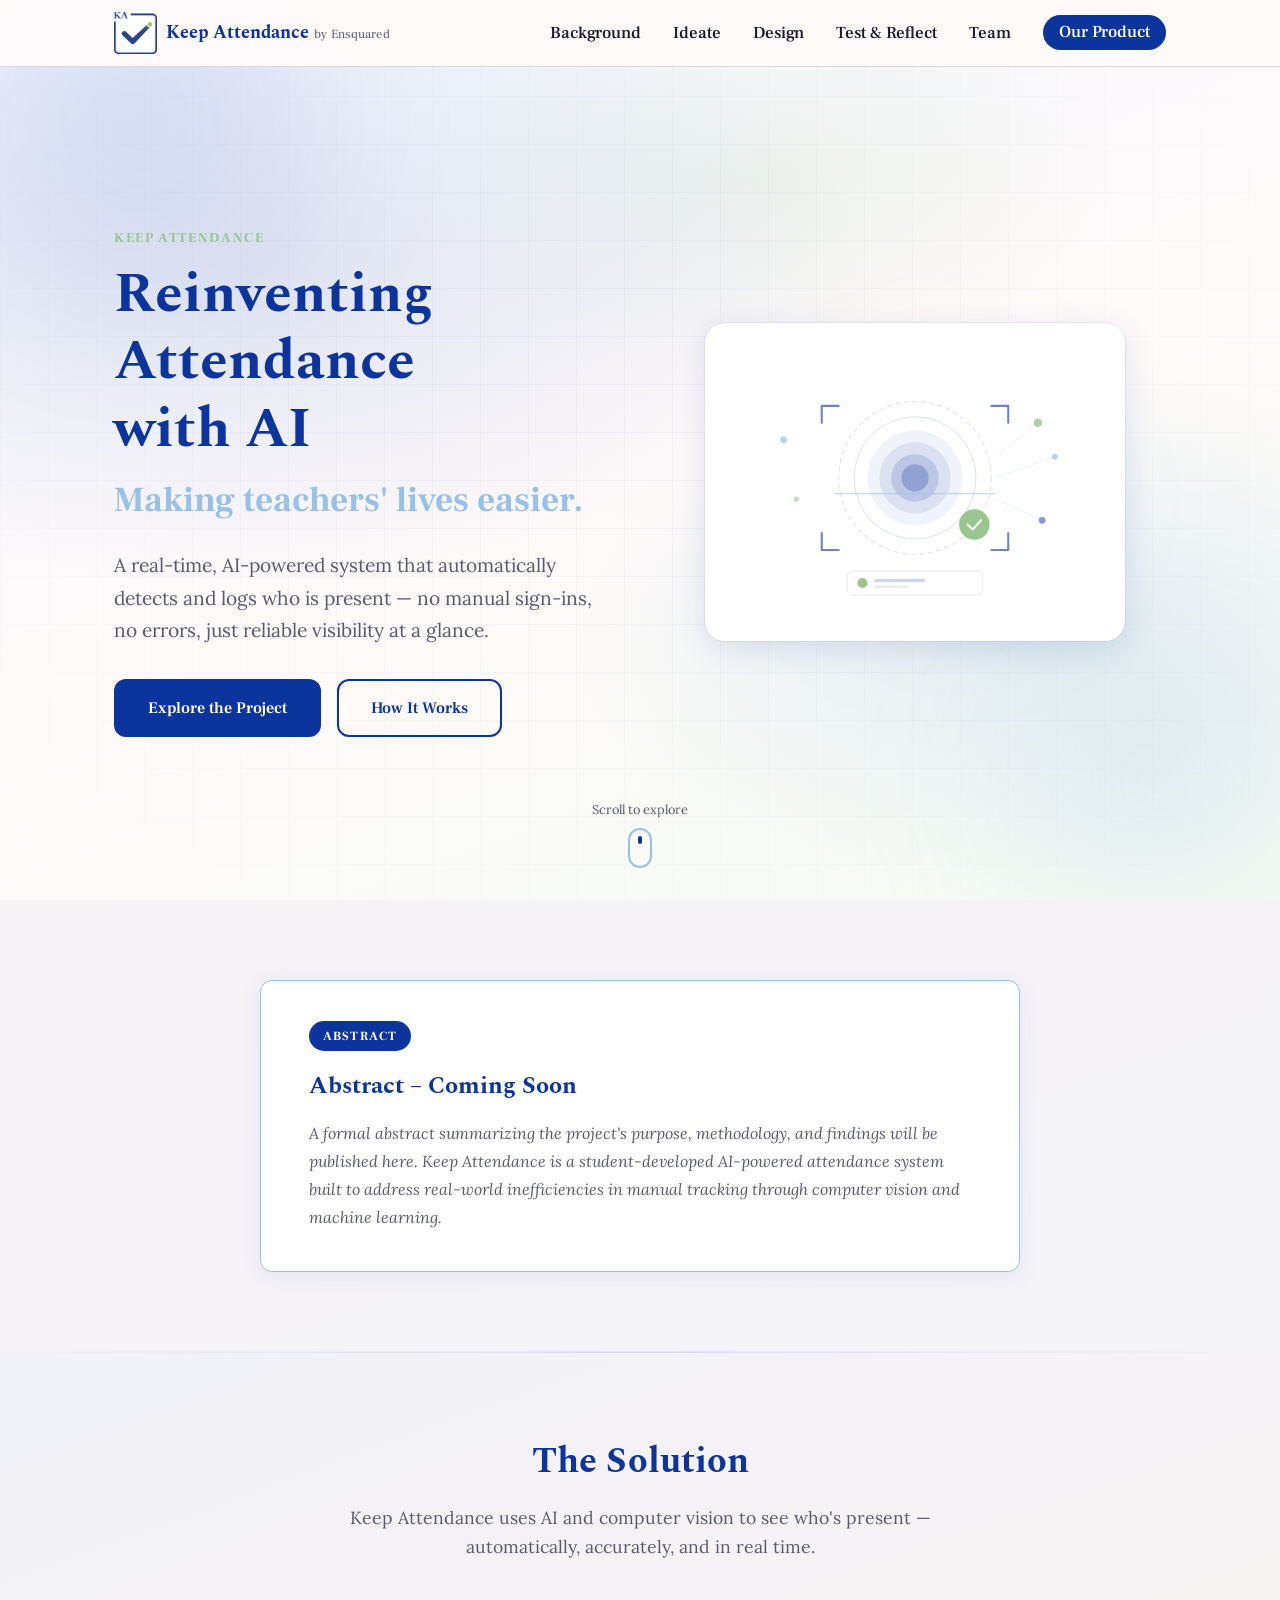
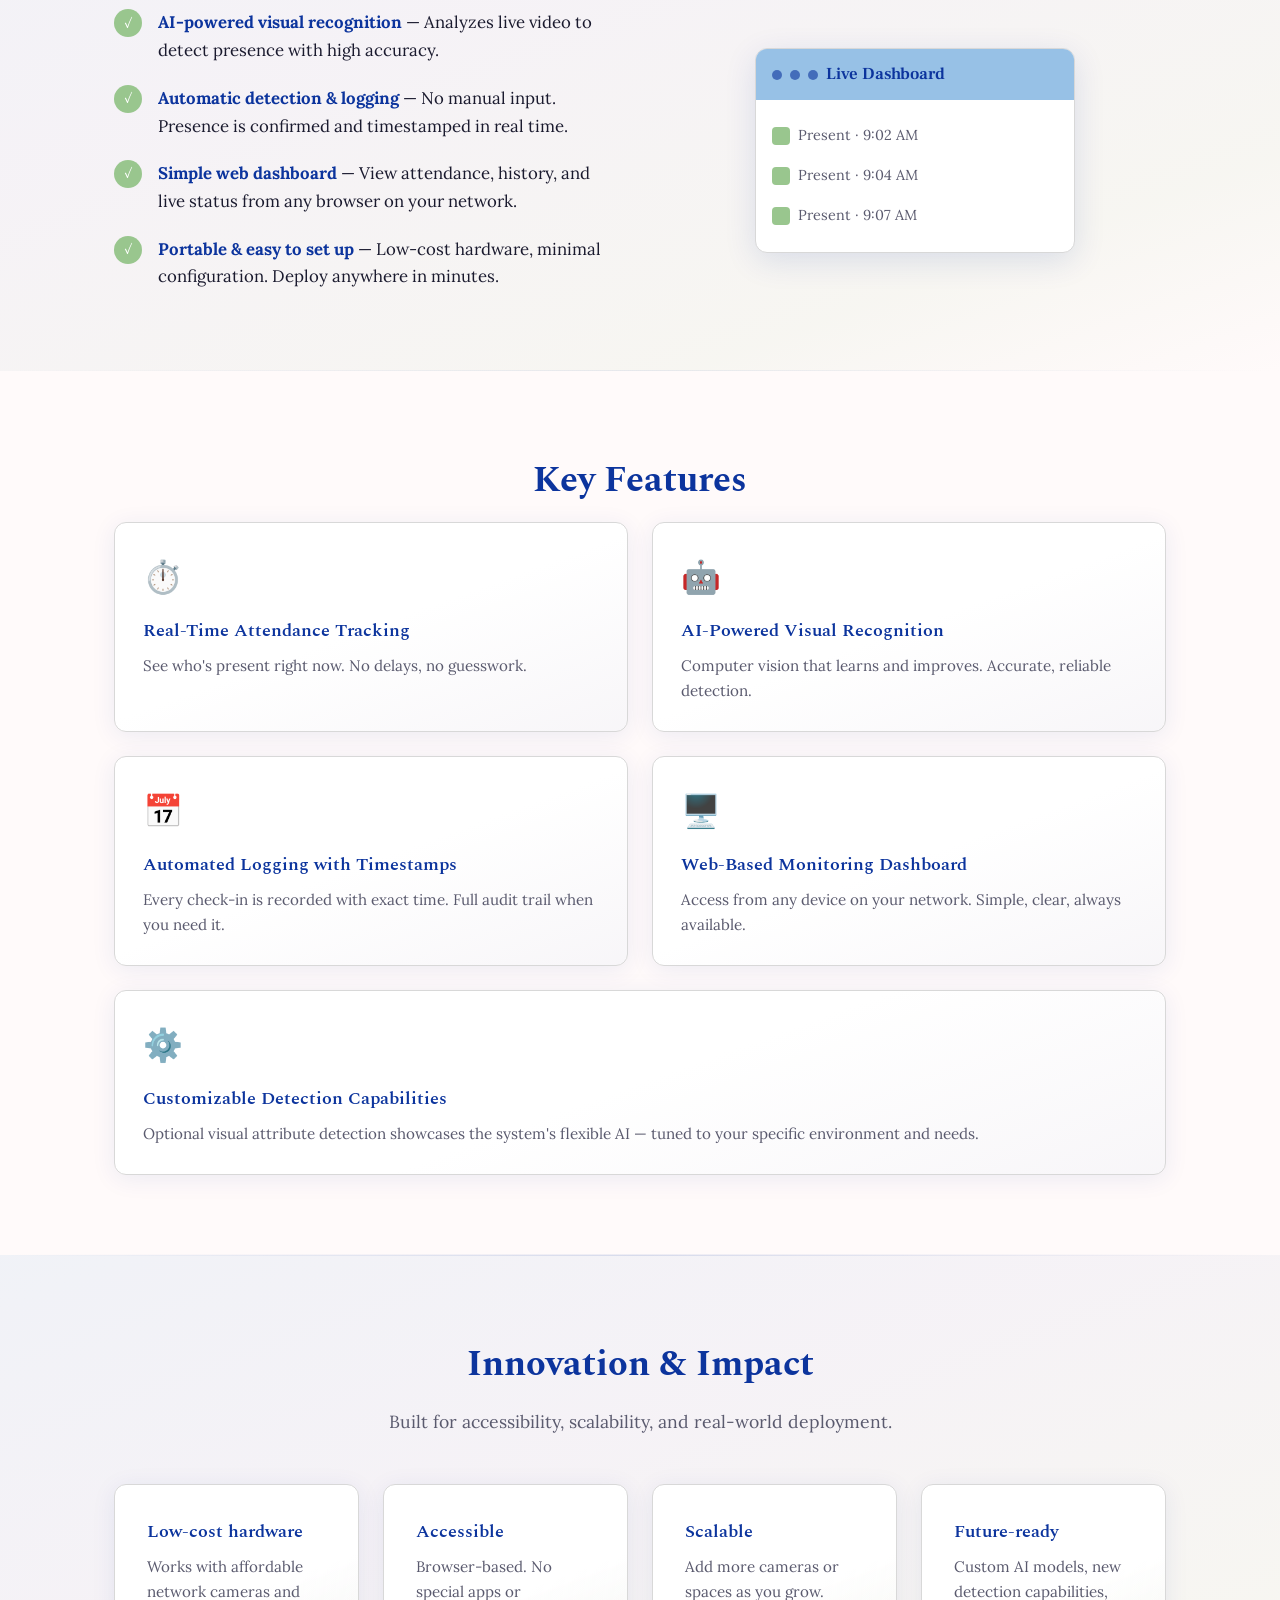
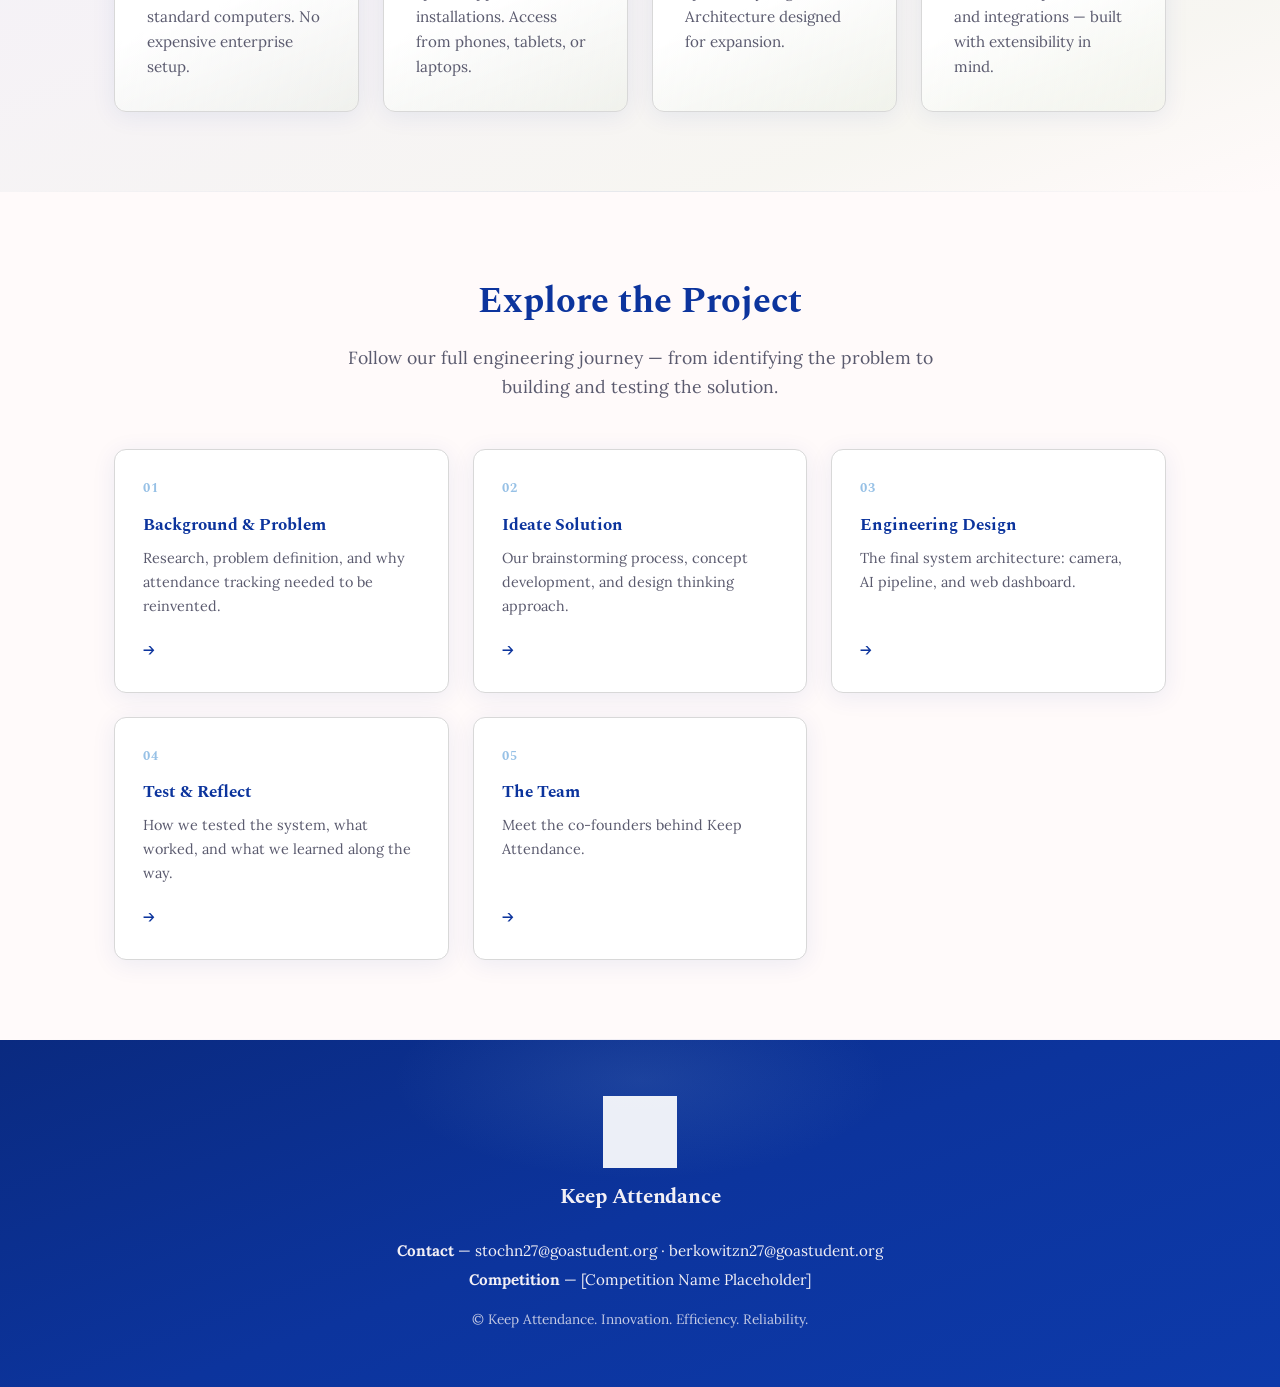
<file: index.html>
<!DOCTYPE html>
<html lang="en">
<head>
  <meta charset="UTF-8">
  <meta name="viewport" content="width=device-width, initial-scale=1.0">
  <title>Keep Attendance — AI-Powered Smart Attendance System</title>
  <link rel="preconnect" href="https://fonts.googleapis.com">
  <link rel="preconnect" href="https://fonts.gstatic.com" crossorigin>
  <link href="https://fonts.googleapis.com/css2?family=Frank+Ruhl+Libre:wght@400;500;600;700&family=Lora:ital,wght@0,400;0,600;0,700;1,400&family=Spectral:ital,wght@0,400;0,500;0,600;0,700;1,400&display=swap" rel="stylesheet">
  <link rel="stylesheet" href="styles.css">
</head>
<body>

  <!-- ===== HEADER ===== -->
  <header class="header">
    <nav class="nav container">
      <a href="index.html" class="logo-link">
        <img src="assets/logo.png" alt="Keep Attendance" class="logo-img">
        <span class="nav-brand">Keep Attendance <span class="nav-brand-by">by Ensquared</span></span>
      </a>
      <ul class="nav-links">
        <li><a href="background.html">Background</a></li>
        <li><a href="ideate.html">Ideate</a></li>
        <li><a href="design.html">Design</a></li>
        <li><a href="test.html">Test & Reflect</a></li>
        <li><a href="team.html">Team</a></li>
        <li><a href="#" class="nav-product-link">Our Product</a></li>
      </ul>
      <button class="nav-toggle" aria-label="Toggle menu">
        <span></span><span></span><span></span>
      </button>
    </nav>
  </header>

  <main>

    <!-- ===== HERO ===== -->
    <section class="hero">
      <div class="hero-bg"></div>
      <canvas class="hero-canvas" id="heroCanvas"></canvas>
      <div class="hero-orb hero-orb-1"></div>
      <div class="hero-orb hero-orb-2"></div>
      <div class="hero-orb hero-orb-3"></div>
      <div class="hero-grid"></div>

      <div class="hero-layout container">
        <div class="hero-text">
          <p class="hero-eyebrow">Keep Attendance</p>
          <h1 class="hero-title">Reinventing Attendance<br>with AI</h1>
          <p class="hero-slogan">Making teachers' lives easier.</p>
          <p class="hero-subtitle">A real-time, AI-powered system that automatically detects and logs who is present — no manual sign-ins, no errors, just reliable visibility at a glance.</p>
          <div class="hero-actions">
            <a href="background.html" class="btn btn-primary">Explore the Project</a>
            <a href="design.html" class="btn btn-outline">How It Works</a>
          </div>
        </div>
        <div class="hero-visual">
          <div class="hero-img-wrap">
            <div class="hero-img-placeholder">
              <div class="hero-img-inner">
                <svg viewBox="0 0 420 300" xmlns="http://www.w3.org/2000/svg" class="hero-svg">
                  <!-- Camera lens ring -->
                  <circle cx="210" cy="145" r="90" fill="none" stroke="rgba(12,52,157,0.12)" stroke-width="1.5" stroke-dasharray="6 4"/>
                  <circle cx="210" cy="145" r="72" fill="none" stroke="rgba(12,52,157,0.18)" stroke-width="1"/>
                  <circle cx="210" cy="145" r="56" fill="rgba(12,52,157,0.06)"/>
                  <circle cx="210" cy="145" r="42" fill="rgba(12,52,157,0.09)"/>
                  <!-- Lens center -->
                  <circle cx="210" cy="145" r="28" fill="rgba(12,52,157,0.15)"/>
                  <circle cx="210" cy="145" r="16" fill="rgba(12,52,157,0.25)"/>
                  <!-- Scan corner brackets -->
                  <path d="M100 60 L100 80 M100 60 L120 60" stroke="#0C349D" stroke-width="2.5" stroke-linecap="round" fill="none" opacity="0.6"/>
                  <path d="M320 60 L320 80 M320 60 L300 60" stroke="#0C349D" stroke-width="2.5" stroke-linecap="round" fill="none" opacity="0.6"/>
                  <path d="M100 230 L100 210 M100 230 L120 230" stroke="#0C349D" stroke-width="2.5" stroke-linecap="round" fill="none" opacity="0.6"/>
                  <path d="M320 230 L320 210 M320 230 L300 230" stroke="#0C349D" stroke-width="2.5" stroke-linecap="round" fill="none" opacity="0.6"/>
                  <!-- Scan line animated -->
                  <line x1="115" y1="145" x2="305" y2="145" stroke="#97C1E6" stroke-width="1.5" opacity="0.6">
                    <animateTransform attributeName="transform" type="translate" values="0 -60;0 60;0 -60" dur="3s" repeatCount="indefinite"/>
                  </line>
                  <!-- Data nodes -->
                  <circle cx="355" cy="80" r="5" fill="#99C68E" opacity="0.8"/>
                  <circle cx="375" cy="120" r="3.5" fill="#97C1E6" opacity="0.7"/>
                  <circle cx="360" cy="195" r="4" fill="#0C349D" opacity="0.5"/>
                  <circle cx="55" cy="100" r="4" fill="#97C1E6" opacity="0.7"/>
                  <circle cx="70" cy="170" r="3" fill="#99C68E" opacity="0.6"/>
                  <!-- Connecting lines -->
                  <line x1="355" y1="80" x2="305" y2="120" stroke="#97C1E6" stroke-width="0.8" opacity="0.3"/>
                  <line x1="375" y1="120" x2="305" y2="145" stroke="#97C1E6" stroke-width="0.8" opacity="0.3"/>
                  <line x1="360" y1="195" x2="305" y2="170" stroke="#97C1E6" stroke-width="0.8" opacity="0.3"/>
                  <!-- Check badge -->
                  <circle cx="280" cy="200" r="18" fill="#99C68E"/>
                  <path d="M272 200 L278 206 L288 195" stroke="white" stroke-width="2.5" stroke-linecap="round" stroke-linejoin="round" fill="none"/>
                  <!-- Dashboard preview bottom -->
                  <rect x="130" y="255" width="160" height="28" rx="6" fill="white" stroke="rgba(12,52,157,0.12)" stroke-width="1"/>
                  <circle cx="148" cy="269" r="6" fill="#99C68E"/>
                  <rect x="162" y="264" width="60" height="4" rx="2" fill="rgba(12,52,157,0.2)"/>
                  <rect x="162" y="272" width="40" height="3" rx="1.5" fill="rgba(12,52,157,0.1)"/>
                </svg>
              </div>
            </div>
          </div>
        </div>
      </div>

      <div class="hero-scroll">
        <span>Scroll to explore</span>
        <div class="scroll-indicator"></div>
      </div>
    </section>

    <!-- ===== ABSTRACT ===== -->
    <section class="section abstract-section">
      <div class="container">
        <div class="abstract-card">
          <div class="abstract-label">Abstract</div>
          <h2>Abstract – Coming Soon</h2>
          <p>A formal abstract summarizing the project's purpose, methodology, and findings will be published here. Keep Attendance is a student-developed AI-powered attendance system built to address real-world inefficiencies in manual tracking through computer vision and machine learning.</p>
        </div>
      </div>
    </section>

    <!-- ===== SOLUTION OVERVIEW ===== -->
    <section class="section section-alt">
      <div class="container">
        <h2 class="section-title">The Solution</h2>
        <p class="section-intro">Keep Attendance uses AI and computer vision to see who's present — automatically, accurately, and in real time.</p>
        <div class="solution-content">
          <div class="solution-list">
            <div class="solution-item">
              <span class="solution-check">✓</span>
              <div><strong>AI-powered visual recognition</strong> — Analyzes live video to detect presence with high accuracy.</div>
            </div>
            <div class="solution-item">
              <span class="solution-check">✓</span>
              <div><strong>Automatic detection &amp; logging</strong> — No manual input. Presence is confirmed and timestamped in real time.</div>
            </div>
            <div class="solution-item">
              <span class="solution-check">✓</span>
              <div><strong>Simple web dashboard</strong> — View attendance, history, and live status from any browser on your network.</div>
            </div>
            <div class="solution-item">
              <span class="solution-check">✓</span>
              <div><strong>Portable &amp; easy to set up</strong> — Low-cost hardware, minimal configuration. Deploy anywhere in minutes.</div>
            </div>
          </div>
          <div class="solution-visual">
            <div class="solution-visual-inner">
              <div class="mock-dashboard">
                <div class="mock-header">
                  <span class="mock-dot"></span>
                  <span class="mock-dot"></span>
                  <span class="mock-dot"></span>
                  <span>Live Dashboard</span>
                </div>
                <div class="mock-content">
                  <div class="mock-row"><span class="mock-check"></span> Present · 9:02 AM</div>
                  <div class="mock-row"><span class="mock-check"></span> Present · 9:04 AM</div>
                  <div class="mock-row"><span class="mock-check"></span> Present · 9:07 AM</div>
                </div>
              </div>
            </div>
          </div>
        </div>
      </div>
    </section>

    <!-- ===== FEATURES OVERVIEW ===== -->
    <section class="section">
      <div class="container">
        <h2 class="section-title">Key Features</h2>
        <div class="features-grid">
          <div class="feature-card" data-aos="fade-up">
            <div class="feature-icon">⏱️</div>
            <h3>Real-Time Attendance Tracking</h3>
            <p>See who's present right now. No delays, no guesswork.</p>
          </div>
          <div class="feature-card" data-aos="fade-up" data-aos-delay="50">
            <div class="feature-icon">🤖</div>
            <h3>AI-Powered Visual Recognition</h3>
            <p>Computer vision that learns and improves. Accurate, reliable detection.</p>
          </div>
          <div class="feature-card" data-aos="fade-up" data-aos-delay="100">
            <div class="feature-icon">📅</div>
            <h3>Automated Logging with Timestamps</h3>
            <p>Every check-in is recorded with exact time. Full audit trail when you need it.</p>
          </div>
          <div class="feature-card" data-aos="fade-up" data-aos-delay="150">
            <div class="feature-icon">🖥️</div>
            <h3>Web-Based Monitoring Dashboard</h3>
            <p>Access from any device on your network. Simple, clear, always available.</p>
          </div>
          <div class="feature-card feature-card-wide" data-aos="fade-up" data-aos-delay="200">
            <div class="feature-icon">⚙️</div>
            <h3>Customizable Detection Capabilities</h3>
            <p>Optional visual attribute detection showcases the system's flexible AI — tuned to your specific environment and needs.</p>
          </div>
        </div>
      </div>
    </section>

    <!-- ===== INNOVATION ===== -->
    <section class="section section-alt">
      <div class="container">
        <h2 class="section-title">Innovation &amp; Impact</h2>
        <p class="section-intro">Built for accessibility, scalability, and real-world deployment.</p>
        <div class="innovation-grid">
          <div class="innovation-card" data-aos="fade-up">
            <h3>Low-cost hardware</h3>
            <p>Works with affordable network cameras and standard computers. No expensive enterprise setup.</p>
          </div>
          <div class="innovation-card" data-aos="fade-up" data-aos-delay="100">
            <h3>Accessible</h3>
            <p>Browser-based. No special apps or installations. Access from phones, tablets, or laptops.</p>
          </div>
          <div class="innovation-card" data-aos="fade-up" data-aos-delay="200">
            <h3>Scalable</h3>
            <p>Add more cameras or spaces as you grow. Architecture designed for expansion.</p>
          </div>
          <div class="innovation-card" data-aos="fade-up" data-aos-delay="300">
            <h3>Future-ready</h3>
            <p>Custom AI models, new detection capabilities, and integrations — built with extensibility in mind.</p>
          </div>
        </div>
      </div>
    </section>

    <!-- ===== EXPLORE PAGES ===== -->
    <section class="section">
      <div class="container">
        <h2 class="section-title">Explore the Project</h2>
        <p class="section-intro">Follow our full engineering journey — from identifying the problem to building and testing the solution.</p>
        <div class="pages-grid">
          <a href="background.html" class="page-card" data-aos="fade-up">
            <div class="page-card-num">01</div>
            <h3>Background &amp; Problem</h3>
            <p>Research, problem definition, and why attendance tracking needed to be reinvented.</p>
            <span class="page-card-arrow">→</span>
          </a>
          <a href="ideate.html" class="page-card" data-aos="fade-up" data-aos-delay="100">
            <div class="page-card-num">02</div>
            <h3>Ideate Solution</h3>
            <p>Our brainstorming process, concept development, and design thinking approach.</p>
            <span class="page-card-arrow">→</span>
          </a>
          <a href="design.html" class="page-card" data-aos="fade-up" data-aos-delay="150">
            <div class="page-card-num">03</div>
            <h3>Engineering Design</h3>
            <p>The final system architecture: camera, AI pipeline, and web dashboard.</p>
            <span class="page-card-arrow">→</span>
          </a>
          <a href="test.html" class="page-card" data-aos="fade-up" data-aos-delay="200">
            <div class="page-card-num">04</div>
            <h3>Test &amp; Reflect</h3>
            <p>How we tested the system, what worked, and what we learned along the way.</p>
            <span class="page-card-arrow">→</span>
          </a>
          <a href="team.html" class="page-card" data-aos="fade-up" data-aos-delay="250">
            <div class="page-card-num">05</div>
            <h3>The Team</h3>
            <p>Meet the co-founders behind Keep Attendance.</p>
            <span class="page-card-arrow">→</span>
          </a>
        </div>
      </div>
    </section>

  </main>

  <!-- ===== FOOTER ===== -->
  <footer class="footer">
    <div class="footer-content container">
      <div class="footer-brand">
        <img src="assets/logo.png" alt="Keep Attendance" class="footer-logo">
      </div>
      <p class="footer-tagline">Keep Attendance</p>
      <div class="footer-info">
        <p><strong>Contact</strong> — stochn27@goastudent.org · berkowitzn27@goastudent.org</p>
        <p><strong>Competition</strong> — [Competition Name Placeholder]</p>
      </div>
      <p class="footer-copy">© Keep Attendance. Innovation. Efficiency. Reliability.</p>
    </div>
  </footer>

  <script src="script.js"></script>
</body>
</html>
</file>
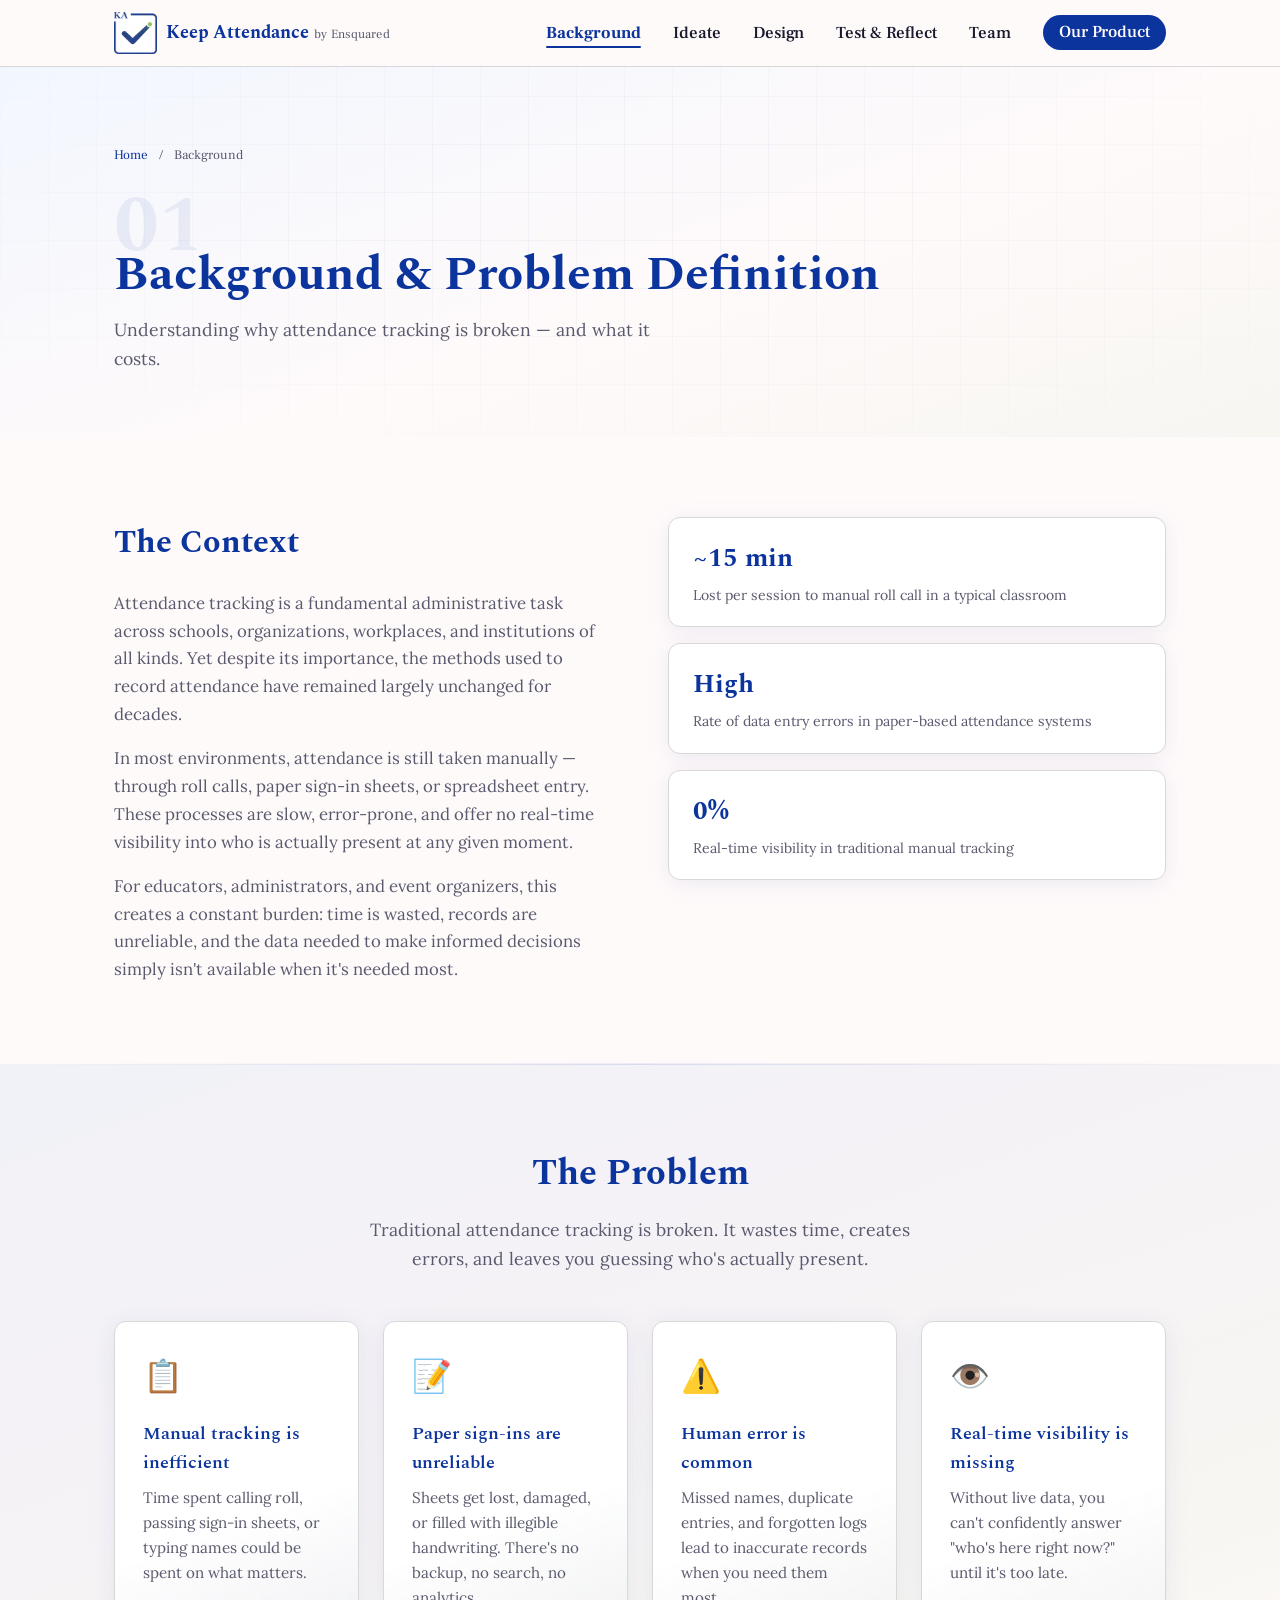
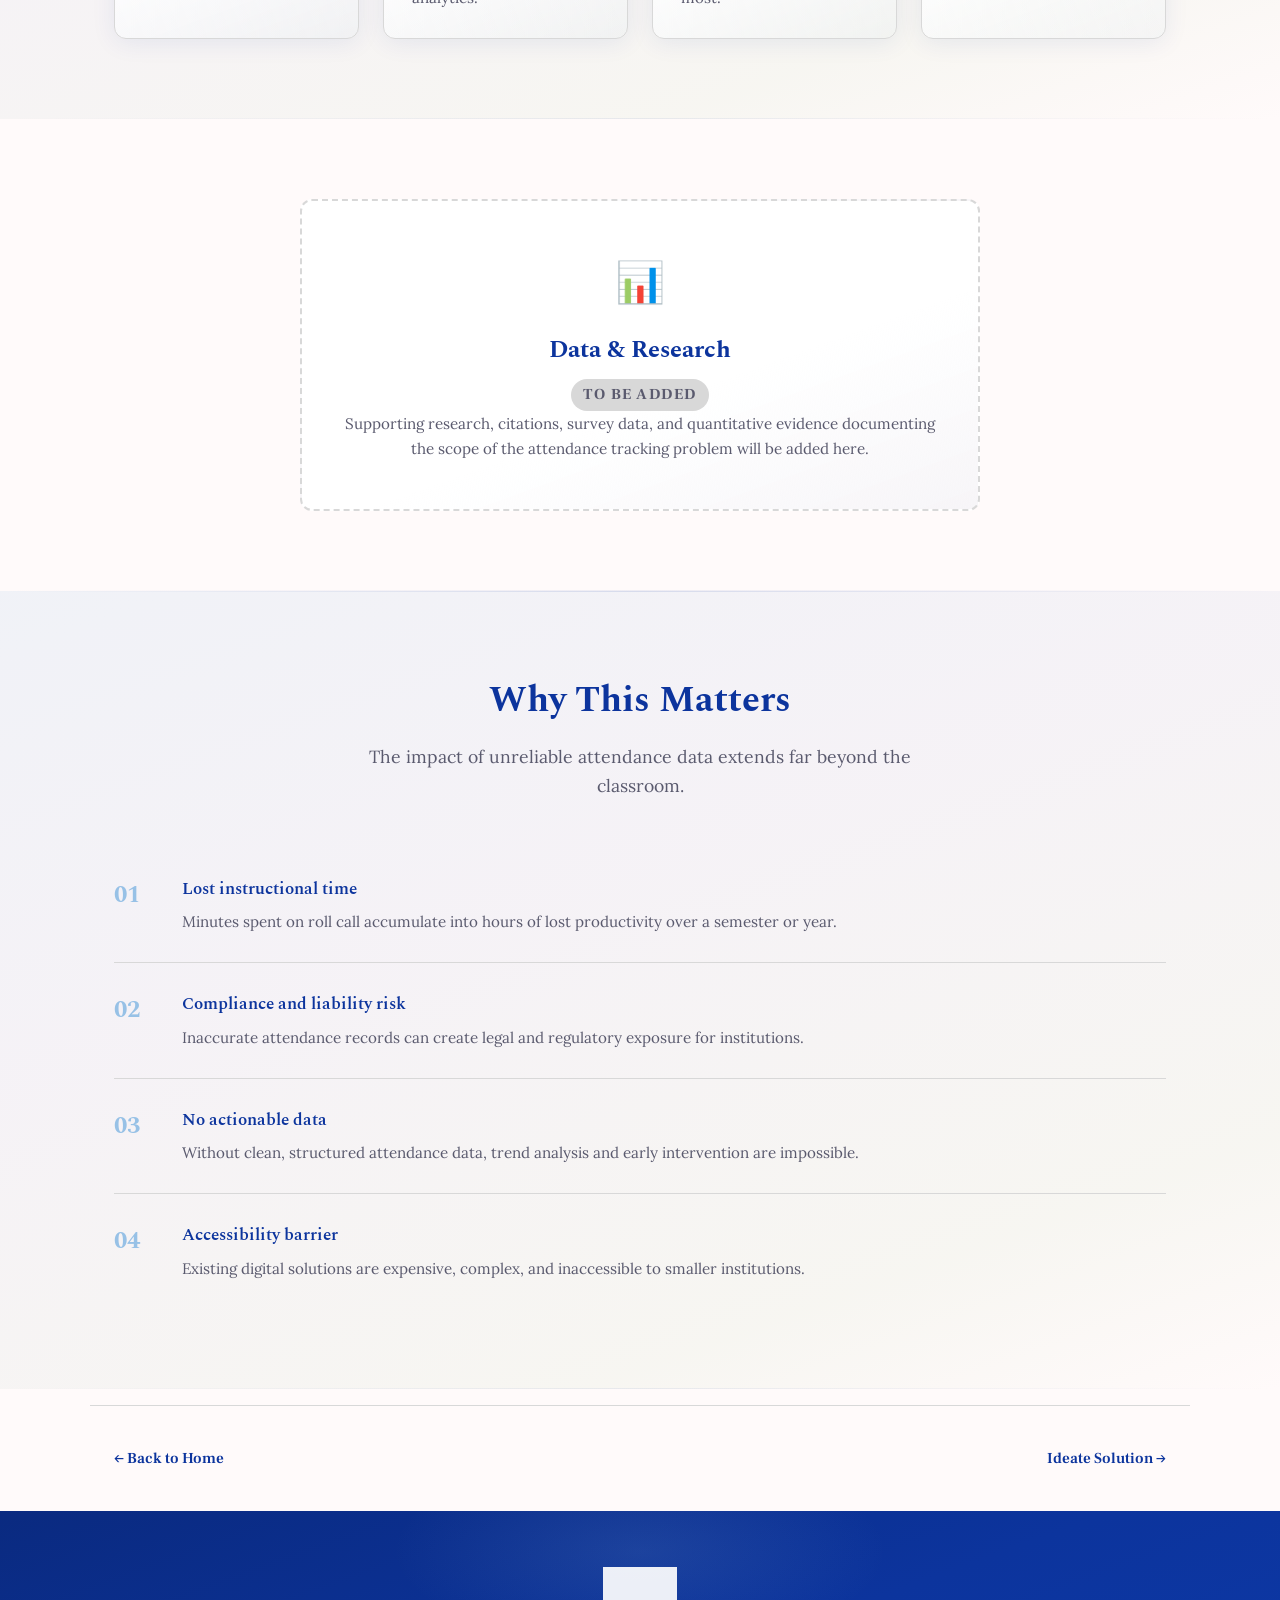
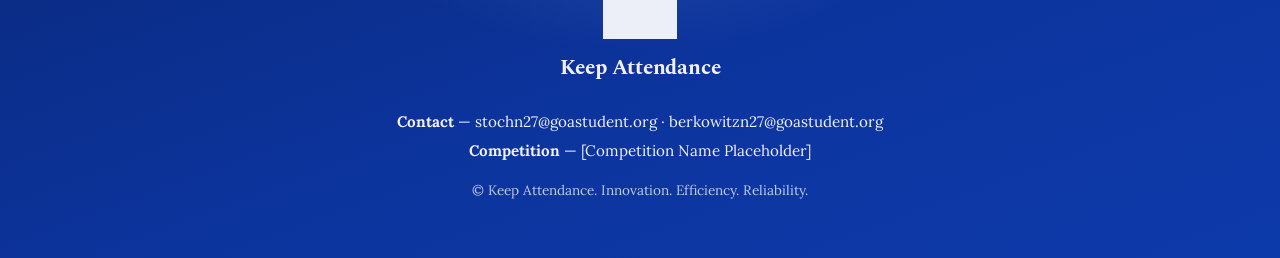
<file: background.html>
<!DOCTYPE html>
<html lang="en">
<head>
  <meta charset="UTF-8">
  <meta name="viewport" content="width=device-width, initial-scale=1.0">
  <title>Background & Problem — Keep Attendance</title>
  <link rel="preconnect" href="https://fonts.googleapis.com">
  <link rel="preconnect" href="https://fonts.gstatic.com" crossorigin>
  <link href="https://fonts.googleapis.com/css2?family=Frank+Ruhl+Libre:wght@400;500;600;700&family=Lora:ital,wght@0,400;0,600;0,700;1,400&family=Spectral:ital,wght@0,400;0,500;0,600;0,700;1,400&display=swap" rel="stylesheet">
  <link rel="stylesheet" href="styles.css">
</head>
<body>

  <header class="header">
    <nav class="nav container">
      <a href="index.html" class="logo-link">
        <img src="assets/logo.png" alt="Keep Attendance" class="logo-img">
        <span class="nav-brand">Keep Attendance <span class="nav-brand-by">by Ensquared</span></span>
      </a>
      <ul class="nav-links">
        <li><a href="background.html" class="nav-active">Background</a></li>
        <li><a href="ideate.html">Ideate</a></li>
        <li><a href="design.html">Design</a></li>
        <li><a href="test.html">Test & Reflect</a></li>
        <li><a href="team.html">Team</a></li>
        <li><a href="#" class="nav-product-link">Our Product</a></li>
      </ul>
      <button class="nav-toggle" aria-label="Toggle menu">
        <span></span><span></span><span></span>
      </button>
    </nav>
  </header>

  <main>

    <!-- PAGE HERO -->
    <section class="page-hero">
      <div class="page-hero-bg"></div>
      <div class="container">
        <div class="page-breadcrumb"><a href="index.html">Home</a> <span>/</span> Background</div>
        <div class="page-hero-num">01</div>
        <h1 class="page-hero-title">Background &amp; Problem Definition</h1>
        <p class="page-hero-sub">Understanding why attendance tracking is broken — and what it costs.</p>
      </div>
    </section>

    <!-- CONTEXT -->
    <section class="section">
      <div class="container">
        <div class="content-two-col">
          <div class="content-col-text">
            <h2 class="section-title-left">The Context</h2>
            <p>Attendance tracking is a fundamental administrative task across schools, organizations, workplaces, and institutions of all kinds. Yet despite its importance, the methods used to record attendance have remained largely unchanged for decades.</p>
            <p>In most environments, attendance is still taken manually — through roll calls, paper sign-in sheets, or spreadsheet entry. These processes are slow, error-prone, and offer no real-time visibility into who is actually present at any given moment.</p>
            <p>For educators, administrators, and event organizers, this creates a constant burden: time is wasted, records are unreliable, and the data needed to make informed decisions simply isn't available when it's needed most.</p>
          </div>
          <div class="content-col-visual">
            <div class="stat-stack">
              <div class="stat-card">
                <span class="stat-num">~15 min</span>
                <span class="stat-label">Lost per session to manual roll call in a typical classroom</span>
              </div>
              <div class="stat-card">
                <span class="stat-num">High</span>
                <span class="stat-label">Rate of data entry errors in paper-based attendance systems</span>
              </div>
              <div class="stat-card">
                <span class="stat-num">0%</span>
                <span class="stat-label">Real-time visibility in traditional manual tracking</span>
              </div>
            </div>
          </div>
        </div>
      </div>
    </section>

    <!-- PROBLEM -->
    <section class="section section-alt">
      <div class="container">
        <h2 class="section-title">The Problem</h2>
        <p class="section-intro">Traditional attendance tracking is broken. It wastes time, creates errors, and leaves you guessing who's actually present.</p>
        <div class="problem-grid">
          <div class="problem-card" data-aos="fade-up">
            <div class="problem-icon">📋</div>
            <h3>Manual tracking is inefficient</h3>
            <p>Time spent calling roll, passing sign-in sheets, or typing names could be spent on what matters.</p>
          </div>
          <div class="problem-card" data-aos="fade-up" data-aos-delay="100">
            <div class="problem-icon">📝</div>
            <h3>Paper sign-ins are unreliable</h3>
            <p>Sheets get lost, damaged, or filled with illegible handwriting. There's no backup, no search, no analytics.</p>
          </div>
          <div class="problem-card" data-aos="fade-up" data-aos-delay="200">
            <div class="problem-icon">⚠️</div>
            <h3>Human error is common</h3>
            <p>Missed names, duplicate entries, and forgotten logs lead to inaccurate records when you need them most.</p>
          </div>
          <div class="problem-card" data-aos="fade-up" data-aos-delay="300">
            <div class="problem-icon">👁️</div>
            <h3>Real-time visibility is missing</h3>
            <p>Without live data, you can't confidently answer "who's here right now?" until it's too late.</p>
          </div>
        </div>
      </div>
    </section>

    <!-- RESEARCH PLACEHOLDER -->
    <section class="section">
      <div class="container">
        <div class="placeholder-block">
          <div class="placeholder-icon">📊</div>
          <h2>Data &amp; Research</h2>
          <p class="placeholder-label">To Be Added</p>
          <p>Supporting research, citations, survey data, and quantitative evidence documenting the scope of the attendance tracking problem will be added here.</p>
        </div>
      </div>
    </section>

    <!-- SUPPORTING VISUAL -->
    <section class="section section-alt">
      <div class="container">
        <h2 class="section-title">Why This Matters</h2>
        <p class="section-intro">The impact of unreliable attendance data extends far beyond the classroom.</p>
        <div class="impact-list">
          <div class="impact-item" data-aos="fade-up">
            <div class="impact-num">01</div>
            <div class="impact-text">
              <h3>Lost instructional time</h3>
              <p>Minutes spent on roll call accumulate into hours of lost productivity over a semester or year.</p>
            </div>
          </div>
          <div class="impact-item" data-aos="fade-up" data-aos-delay="100">
            <div class="impact-num">02</div>
            <div class="impact-text">
              <h3>Compliance and liability risk</h3>
              <p>Inaccurate attendance records can create legal and regulatory exposure for institutions.</p>
            </div>
          </div>
          <div class="impact-item" data-aos="fade-up" data-aos-delay="200">
            <div class="impact-num">03</div>
            <div class="impact-text">
              <h3>No actionable data</h3>
              <p>Without clean, structured attendance data, trend analysis and early intervention are impossible.</p>
            </div>
          </div>
          <div class="impact-item" data-aos="fade-up" data-aos-delay="300">
            <div class="impact-num">04</div>
            <div class="impact-text">
              <h3>Accessibility barrier</h3>
              <p>Existing digital solutions are expensive, complex, and inaccessible to smaller institutions.</p>
            </div>
          </div>
        </div>
      </div>
    </section>

    <!-- NAV FOOTER -->
    <div class="page-nav-footer container">
      <a href="index.html" class="page-nav-back">← Back to Home</a>
      <a href="ideate.html" class="page-nav-next">Ideate Solution →</a>
    </div>

  </main>

  <footer class="footer">
    <div class="footer-content container">
      <div class="footer-brand">
        <img src="assets/logo.png" alt="Keep Attendance" class="footer-logo">
      </div>
      <p class="footer-tagline">Keep Attendance</p>
      <div class="footer-info">
        <p><strong>Contact</strong> — stochn27@goastudent.org · berkowitzn27@goastudent.org</p>
        <p><strong>Competition</strong> — [Competition Name Placeholder]</p>
      </div>
      <p class="footer-copy">© Keep Attendance. Innovation. Efficiency. Reliability.</p>
    </div>
  </footer>

  <script src="script.js"></script>
</body>
</html>
</file>
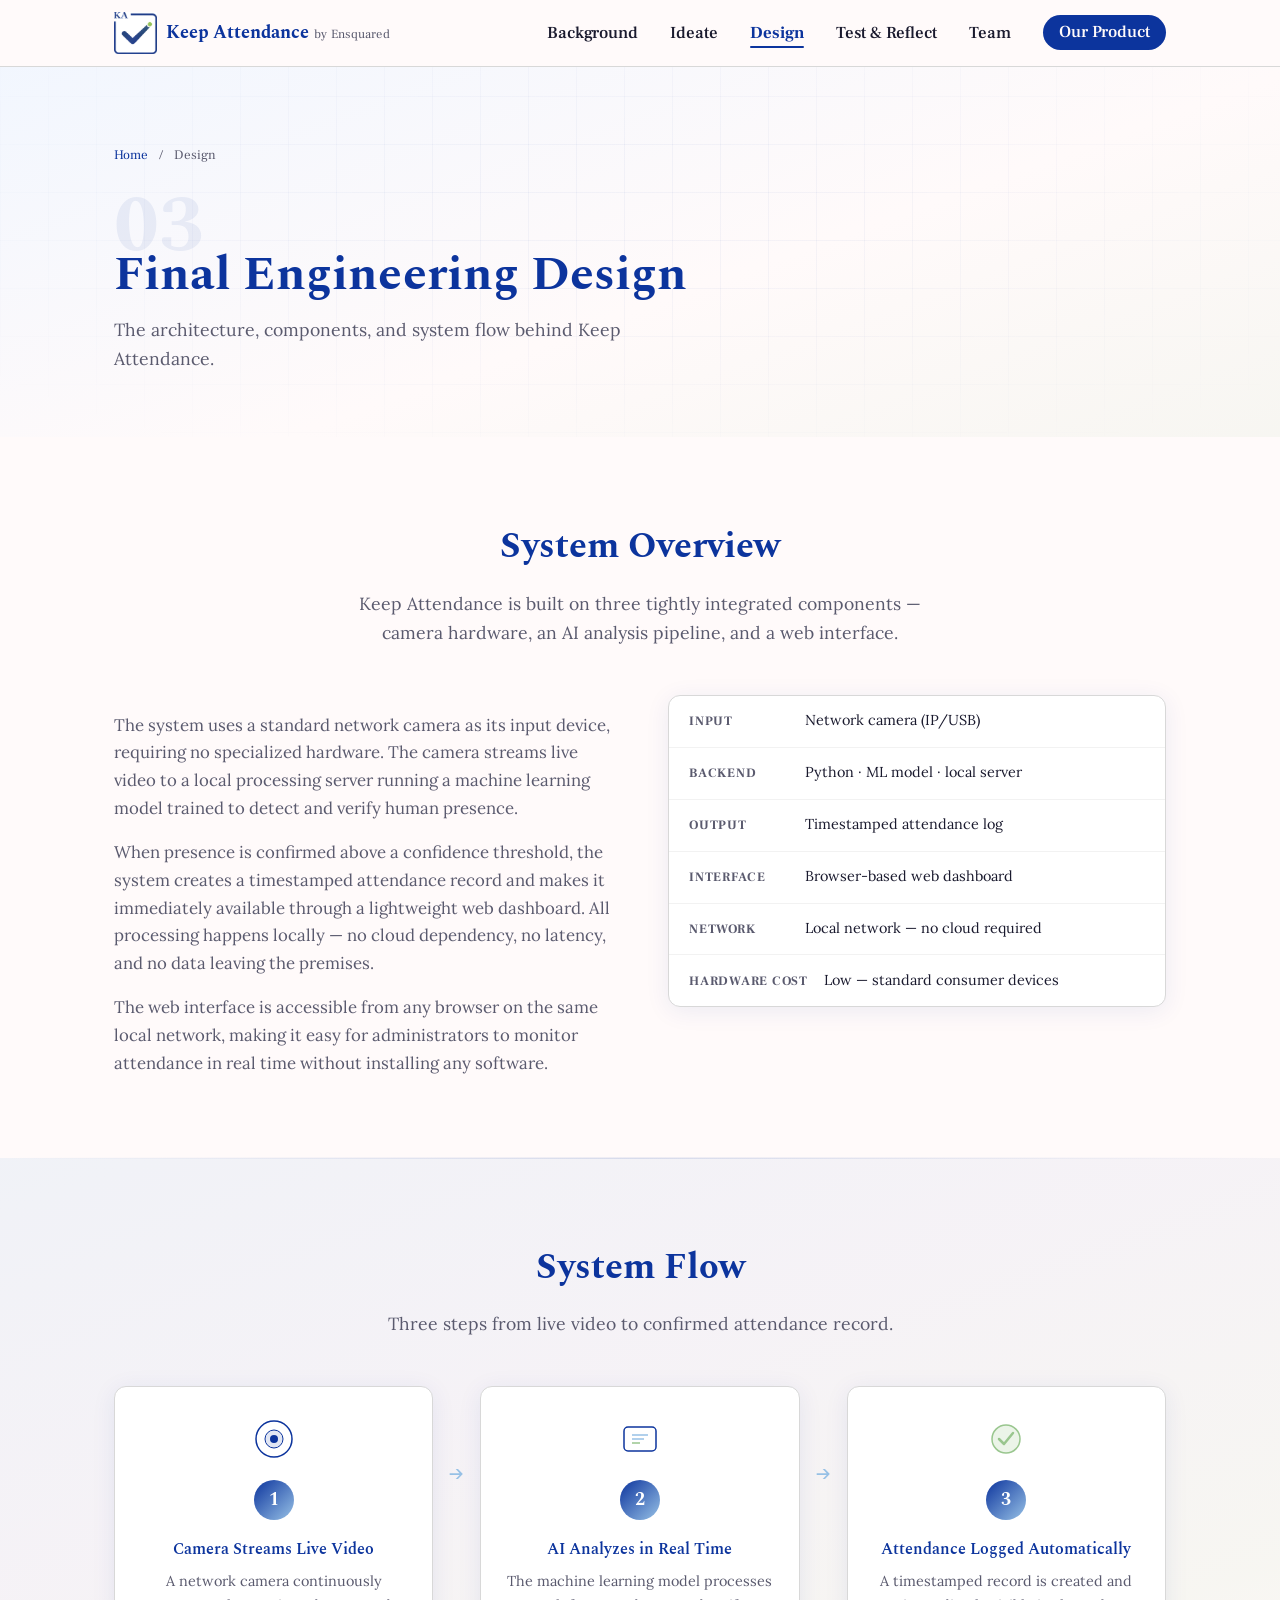
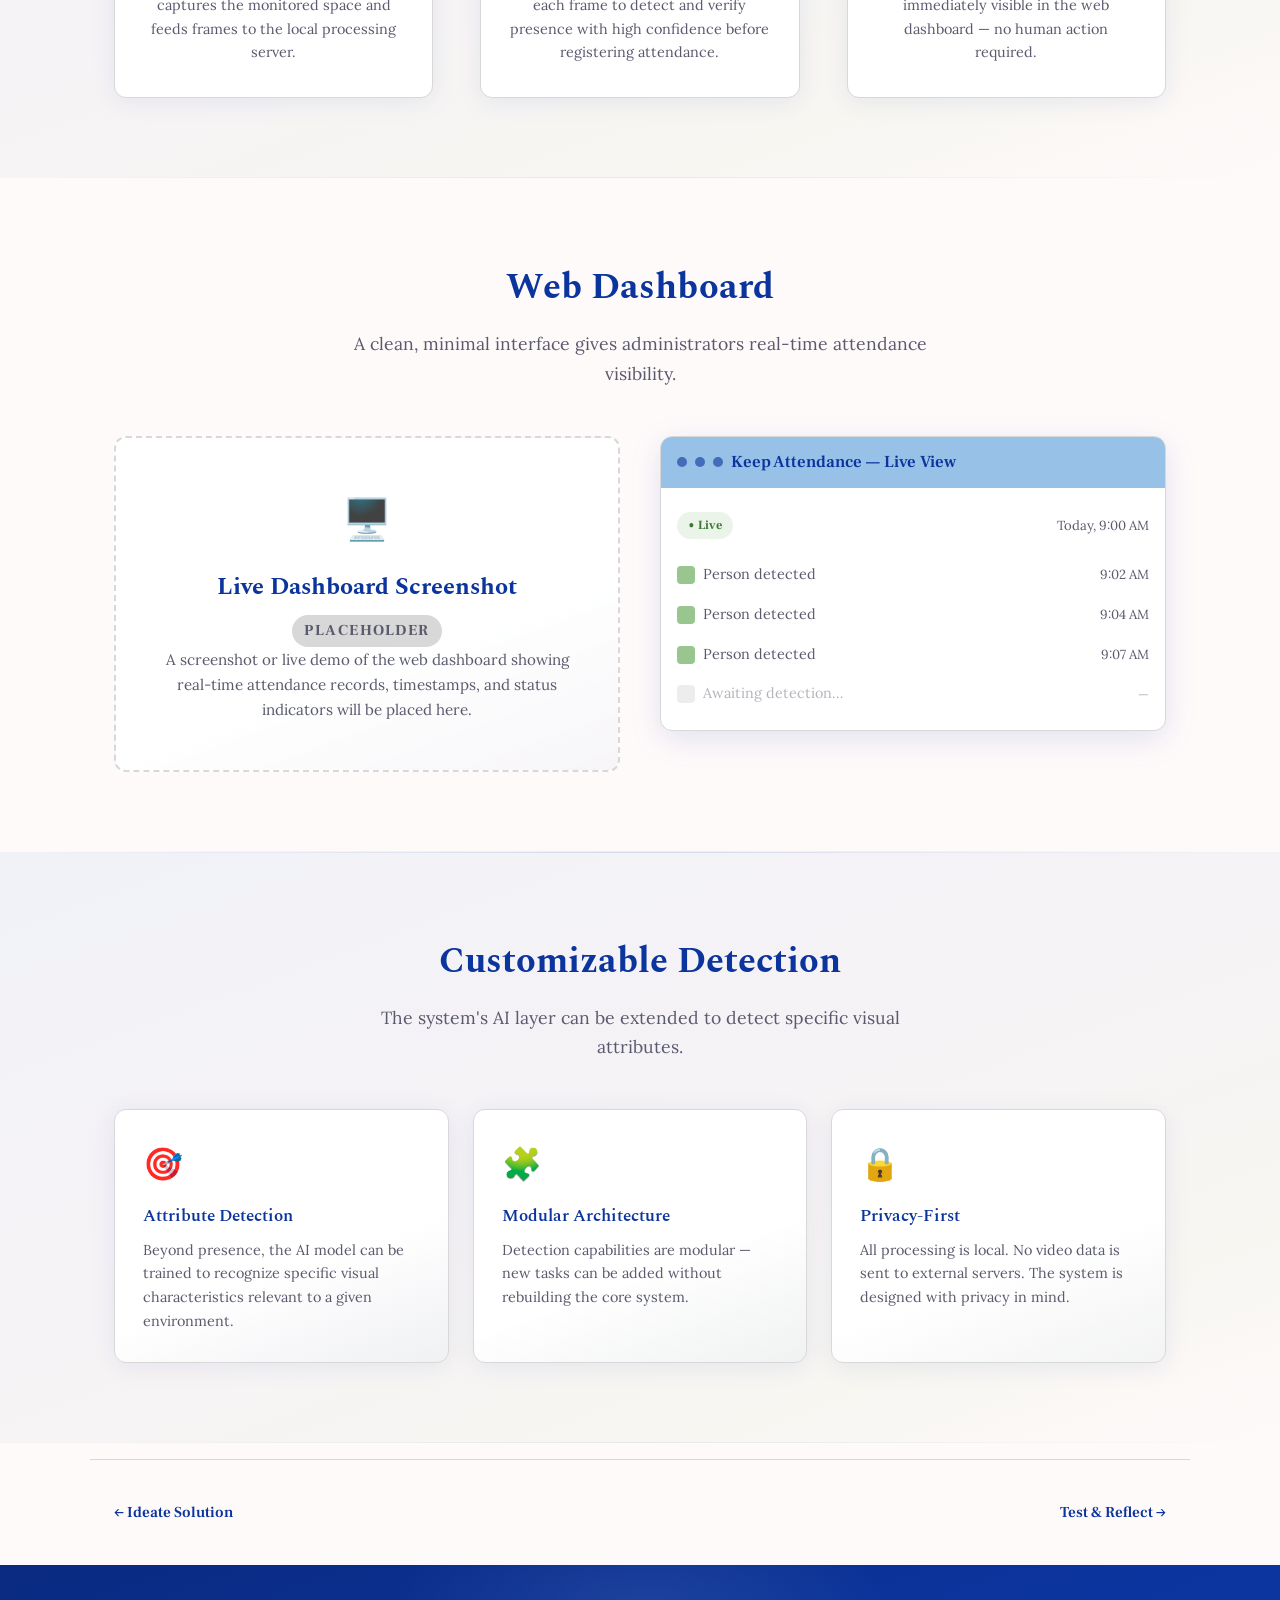
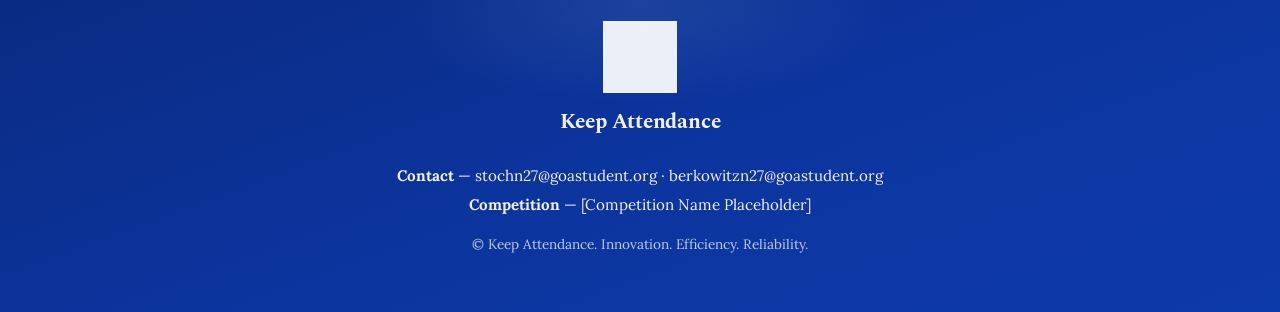
<file: design.html>
<!DOCTYPE html>
<html lang="en">
<head>
  <meta charset="UTF-8">
  <meta name="viewport" content="width=device-width, initial-scale=1.0">
  <title>Engineering Design — Keep Attendance</title>
  <link rel="preconnect" href="https://fonts.googleapis.com">
  <link rel="preconnect" href="https://fonts.gstatic.com" crossorigin>
  <link href="https://fonts.googleapis.com/css2?family=Frank+Ruhl+Libre:wght@400;500;600;700&family=Lora:ital,wght@0,400;0,600;0,700;1,400&family=Spectral:ital,wght@0,400;0,500;0,600;0,700;1,400&display=swap" rel="stylesheet">
  <link rel="stylesheet" href="styles.css">
</head>
<body>

  <header class="header">
    <nav class="nav container">
      <a href="index.html" class="logo-link">
        <img src="assets/logo.png" alt="Keep Attendance" class="logo-img">
        <span class="nav-brand">Keep Attendance <span class="nav-brand-by">by Ensquared</span></span>
      </a>
      <ul class="nav-links">
        <li><a href="background.html">Background</a></li>
        <li><a href="ideate.html">Ideate</a></li>
        <li><a href="design.html" class="nav-active">Design</a></li>
        <li><a href="test.html">Test & Reflect</a></li>
        <li><a href="team.html">Team</a></li>
        <li><a href="#" class="nav-product-link">Our Product</a></li>
      </ul>
      <button class="nav-toggle" aria-label="Toggle menu">
        <span></span><span></span><span></span>
      </button>
    </nav>
  </header>

  <main>

    <!-- PAGE HERO -->
    <section class="page-hero">
      <div class="page-hero-bg"></div>
      <div class="container">
        <div class="page-breadcrumb"><a href="index.html">Home</a> <span>/</span> Design</div>
        <div class="page-hero-num">03</div>
        <h1 class="page-hero-title">Final Engineering Design</h1>
        <p class="page-hero-sub">The architecture, components, and system flow behind Keep Attendance.</p>
      </div>
    </section>

    <!-- OVERVIEW -->
    <section class="section">
      <div class="container">
        <h2 class="section-title">System Overview</h2>
        <p class="section-intro">Keep Attendance is built on three tightly integrated components — camera hardware, an AI analysis pipeline, and a web interface.</p>
        <div class="content-two-col">
          <div class="content-col-text">
            <p>The system uses a standard network camera as its input device, requiring no specialized hardware. The camera streams live video to a local processing server running a machine learning model trained to detect and verify human presence.</p>
            <p>When presence is confirmed above a confidence threshold, the system creates a timestamped attendance record and makes it immediately available through a lightweight web dashboard. All processing happens locally — no cloud dependency, no latency, and no data leaving the premises.</p>
            <p>The web interface is accessible from any browser on the same local network, making it easy for administrators to monitor attendance in real time without installing any software.</p>
          </div>
          <div class="content-col-visual">
            <div class="system-spec-list">
              <div class="spec-row"><span class="spec-key">Input</span><span class="spec-val">Network camera (IP/USB)</span></div>
              <div class="spec-row"><span class="spec-key">Backend</span><span class="spec-val">Python · ML model · local server</span></div>
              <div class="spec-row"><span class="spec-key">Output</span><span class="spec-val">Timestamped attendance log</span></div>
              <div class="spec-row"><span class="spec-key">Interface</span><span class="spec-val">Browser-based web dashboard</span></div>
              <div class="spec-row"><span class="spec-key">Network</span><span class="spec-val">Local network — no cloud required</span></div>
              <div class="spec-row"><span class="spec-key">Hardware cost</span><span class="spec-val">Low — standard consumer devices</span></div>
            </div>
          </div>
        </div>
      </div>
    </section>

    <!-- SYSTEM FLOW -->
    <section class="section section-alt">
      <div class="container">
        <h2 class="section-title">System Flow</h2>
        <p class="section-intro">Three steps from live video to confirmed attendance record.</p>
        <div class="flow-diagram">
          <div class="flow-step" data-aos="fade-up">
            <div class="flow-icon">
              <svg width="40" height="40" viewBox="0 0 40 40" fill="none" xmlns="http://www.w3.org/2000/svg">
                <circle cx="20" cy="20" r="18" stroke="#0C349D" stroke-width="1.5"/>
                <circle cx="20" cy="20" r="9" fill="rgba(12,52,157,0.12)" stroke="#0C349D" stroke-width="1"/>
                <circle cx="20" cy="20" r="4" fill="#0C349D"/>
              </svg>
            </div>
            <div class="flow-step-num">1</div>
            <h3>Camera Streams Live Video</h3>
            <p>A network camera continuously captures the monitored space and feeds frames to the local processing server.</p>
          </div>
          <div class="flow-connector">
            <div class="flow-line"></div>
            <div class="flow-arrow">→</div>
          </div>
          <div class="flow-step" data-aos="fade-up" data-aos-delay="150">
            <div class="flow-icon">
              <svg width="40" height="40" viewBox="0 0 40 40" fill="none" xmlns="http://www.w3.org/2000/svg">
                <rect x="4" y="8" width="32" height="24" rx="4" stroke="#0C349D" stroke-width="1.5"/>
                <line x1="12" y1="16" x2="28" y2="16" stroke="#97C1E6" stroke-width="1.5"/>
                <line x1="12" y1="20" x2="24" y2="20" stroke="#97C1E6" stroke-width="1.5"/>
                <line x1="12" y1="24" x2="20" y2="24" stroke="#99C68E" stroke-width="1.5"/>
              </svg>
            </div>
            <div class="flow-step-num">2</div>
            <h3>AI Analyzes in Real Time</h3>
            <p>The machine learning model processes each frame to detect and verify presence with high confidence before registering attendance.</p>
          </div>
          <div class="flow-connector">
            <div class="flow-line"></div>
            <div class="flow-arrow">→</div>
          </div>
          <div class="flow-step" data-aos="fade-up" data-aos-delay="300">
            <div class="flow-icon">
              <svg width="40" height="40" viewBox="0 0 40 40" fill="none" xmlns="http://www.w3.org/2000/svg">
                <circle cx="20" cy="20" r="14" fill="rgba(153,198,142,0.2)" stroke="#99C68E" stroke-width="1.5"/>
                <path d="M13 20 L18 25 L27 14" stroke="#99C68E" stroke-width="2.5" stroke-linecap="round" stroke-linejoin="round"/>
              </svg>
            </div>
            <div class="flow-step-num">3</div>
            <h3>Attendance Logged Automatically</h3>
            <p>A timestamped record is created and immediately visible in the web dashboard — no human action required.</p>
          </div>
        </div>
      </div>
    </section>

    <!-- DASHBOARD MOCKUP PLACEHOLDER -->
    <section class="section">
      <div class="container">
        <h2 class="section-title">Web Dashboard</h2>
        <p class="section-intro">A clean, minimal interface gives administrators real-time attendance visibility.</p>
        <div class="dashboard-showcase">
          <div class="placeholder-block dashboard-placeholder">
            <div class="placeholder-icon">🖥️</div>
            <h2>Live Dashboard Screenshot</h2>
            <p class="placeholder-label">Placeholder</p>
            <p>A screenshot or live demo of the web dashboard showing real-time attendance records, timestamps, and status indicators will be placed here.</p>
          </div>
          <div class="dashboard-preview-card">
            <div class="mock-dashboard mock-dashboard-lg">
              <div class="mock-header">
                <span class="mock-dot"></span>
                <span class="mock-dot"></span>
                <span class="mock-dot"></span>
                <span>Keep Attendance — Live View</span>
              </div>
              <div class="mock-content">
                <div class="mock-toolbar">
                  <span class="mock-badge mock-badge-live">● Live</span>
                  <span class="mock-date">Today, 9:00 AM</span>
                </div>
                <div class="mock-row"><span class="mock-check"></span><span class="mock-name">Person detected</span><span class="mock-time">9:02 AM</span></div>
                <div class="mock-row"><span class="mock-check"></span><span class="mock-name">Person detected</span><span class="mock-time">9:04 AM</span></div>
                <div class="mock-row"><span class="mock-check"></span><span class="mock-name">Person detected</span><span class="mock-time">9:07 AM</span></div>
                <div class="mock-row mock-row-pending"><span class="mock-check mock-check-pending"></span><span class="mock-name">Awaiting detection…</span><span class="mock-time">—</span></div>
              </div>
            </div>
          </div>
        </div>
      </div>
    </section>

    <!-- CUSTOMIZATION -->
    <section class="section section-alt">
      <div class="container">
        <h2 class="section-title">Customizable Detection</h2>
        <p class="section-intro">The system's AI layer can be extended to detect specific visual attributes.</p>
        <div class="custom-grid">
          <div class="custom-card" data-aos="fade-up">
            <div class="feature-icon">🎯</div>
            <h3>Attribute Detection</h3>
            <p>Beyond presence, the AI model can be trained to recognize specific visual characteristics relevant to a given environment.</p>
          </div>
          <div class="custom-card" data-aos="fade-up" data-aos-delay="100">
            <div class="feature-icon">🧩</div>
            <h3>Modular Architecture</h3>
            <p>Detection capabilities are modular — new tasks can be added without rebuilding the core system.</p>
          </div>
          <div class="custom-card" data-aos="fade-up" data-aos-delay="200">
            <div class="feature-icon">🔒</div>
            <h3>Privacy-First</h3>
            <p>All processing is local. No video data is sent to external servers. The system is designed with privacy in mind.</p>
          </div>
        </div>
      </div>
    </section>

    <!-- NAV FOOTER -->
    <div class="page-nav-footer container">
      <a href="ideate.html" class="page-nav-back">← Ideate Solution</a>
      <a href="test.html" class="page-nav-next">Test & Reflect →</a>
    </div>

  </main>

  <footer class="footer">
    <div class="footer-content container">
      <div class="footer-brand">
        <img src="assets/logo.png" alt="Keep Attendance" class="footer-logo">
      </div>
      <p class="footer-tagline">Keep Attendance</p>
      <div class="footer-info">
        <p><strong>Contact</strong> — stochn27@goastudent.org · berkowitzn27@goastudent.org</p>
        <p><strong>Competition</strong> — [Competition Name Placeholder]</p>
      </div>
      <p class="footer-copy">© Keep Attendance. Innovation. Efficiency. Reliability.</p>
    </div>
  </footer>

  <script src="script.js"></script>
</body>
</html>
</file>
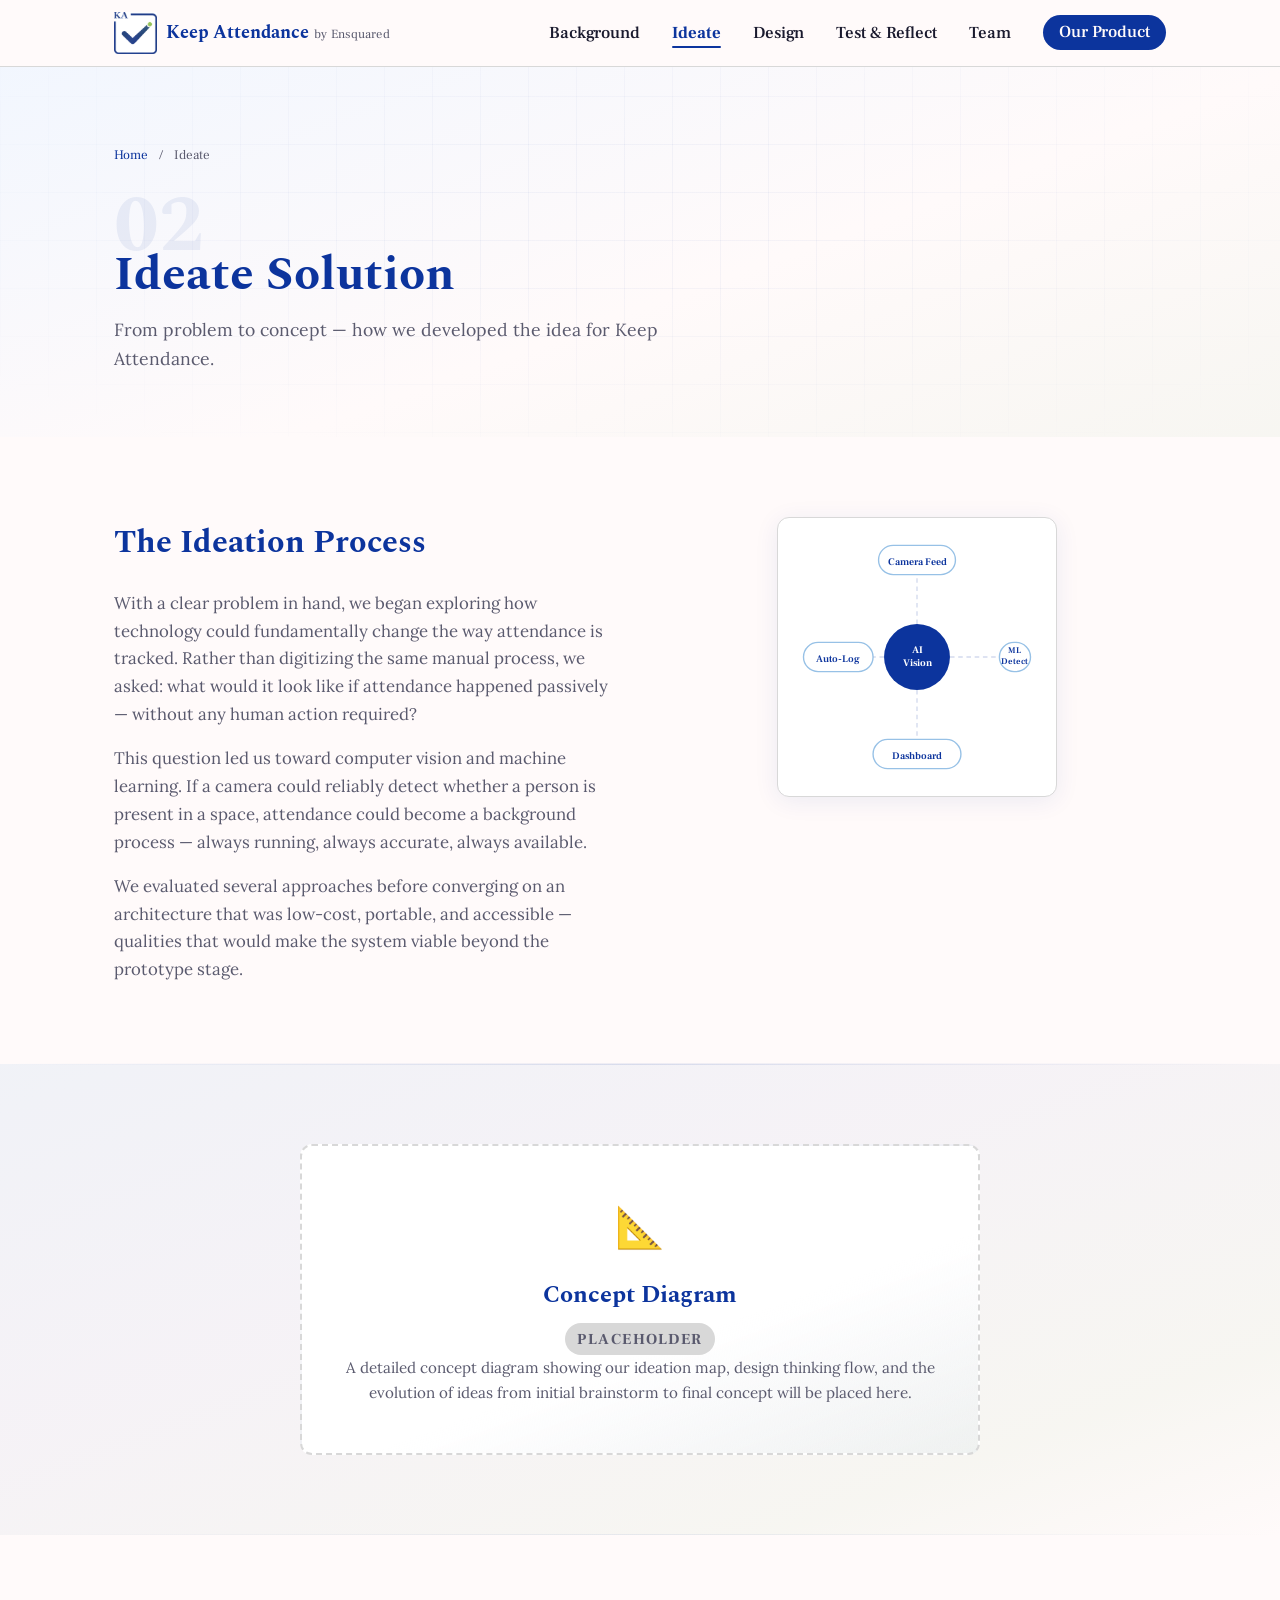
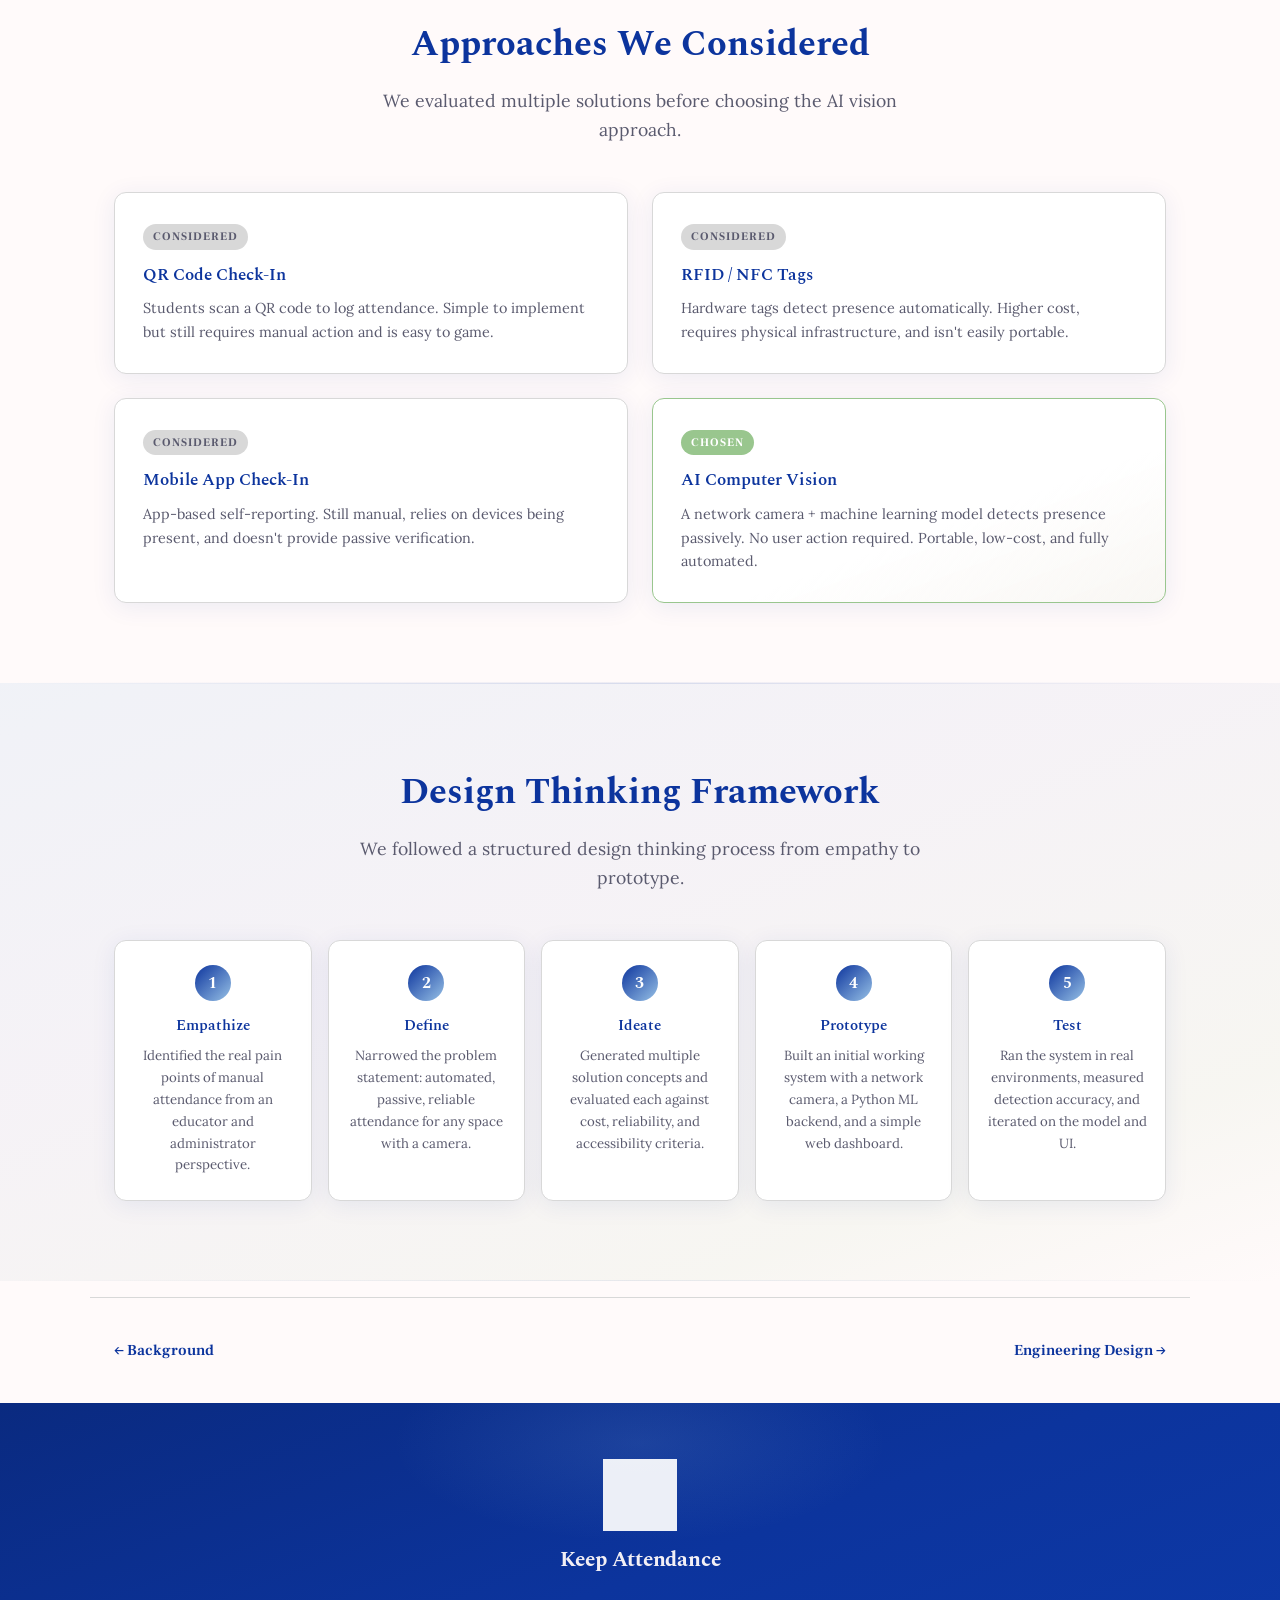
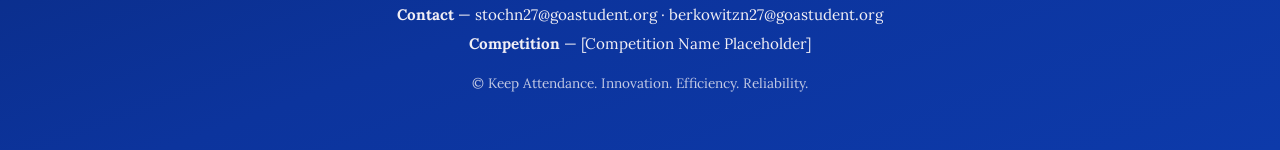
<file: ideate.html>
<!DOCTYPE html>
<html lang="en">
<head>
  <meta charset="UTF-8">
  <meta name="viewport" content="width=device-width, initial-scale=1.0">
  <title>Ideate Solution — Keep Attendance</title>
  <link rel="preconnect" href="https://fonts.googleapis.com">
  <link rel="preconnect" href="https://fonts.gstatic.com" crossorigin>
  <link href="https://fonts.googleapis.com/css2?family=Frank+Ruhl+Libre:wght@400;500;600;700&family=Lora:ital,wght@0,400;0,600;0,700;1,400&family=Spectral:ital,wght@0,400;0,500;0,600;0,700;1,400&display=swap" rel="stylesheet">
  <link rel="stylesheet" href="styles.css">
</head>
<body>

  <header class="header">
    <nav class="nav container">
      <a href="index.html" class="logo-link">
        <img src="assets/logo.png" alt="Keep Attendance" class="logo-img">
        <span class="nav-brand">Keep Attendance <span class="nav-brand-by">by Ensquared</span></span>
      </a>
      <ul class="nav-links">
        <li><a href="background.html">Background</a></li>
        <li><a href="ideate.html" class="nav-active">Ideate</a></li>
        <li><a href="design.html">Design</a></li>
        <li><a href="test.html">Test & Reflect</a></li>
        <li><a href="team.html">Team</a></li>
        <li><a href="#" class="nav-product-link">Our Product</a></li>
      </ul>
      <button class="nav-toggle" aria-label="Toggle menu">
        <span></span><span></span><span></span>
      </button>
    </nav>
  </header>

  <main>

    <!-- PAGE HERO -->
    <section class="page-hero">
      <div class="page-hero-bg"></div>
      <div class="container">
        <div class="page-breadcrumb"><a href="index.html">Home</a> <span>/</span> Ideate</div>
        <div class="page-hero-num">02</div>
        <h1 class="page-hero-title">Ideate Solution</h1>
        <p class="page-hero-sub">From problem to concept — how we developed the idea for Keep Attendance.</p>
      </div>
    </section>

    <!-- OVERVIEW -->
    <section class="section">
      <div class="container">
        <div class="content-two-col">
          <div class="content-col-text">
            <h2 class="section-title-left">The Ideation Process</h2>
            <p>With a clear problem in hand, we began exploring how technology could fundamentally change the way attendance is tracked. Rather than digitizing the same manual process, we asked: what would it look like if attendance happened passively — without any human action required?</p>
            <p>This question led us toward computer vision and machine learning. If a camera could reliably detect whether a person is present in a space, attendance could become a background process — always running, always accurate, always available.</p>
            <p>We evaluated several approaches before converging on an architecture that was low-cost, portable, and accessible — qualities that would make the system viable beyond the prototype stage.</p>
          </div>
          <div class="content-col-visual">
            <div class="ideate-map">
              <svg class="ideate-map-svg" viewBox="0 0 260 260" xmlns="http://www.w3.org/2000/svg">
                <!-- connecting lines from center to each node -->
                <line x1="130" y1="130" x2="130" y2="44"  stroke="rgba(12,52,157,0.18)" stroke-width="1.5" stroke-dasharray="5 4"/>
                <line x1="130" y1="130" x2="216" y2="130" stroke="rgba(12,52,157,0.18)" stroke-width="1.5" stroke-dasharray="5 4"/>
                <line x1="130" y1="130" x2="130" y2="216" stroke="rgba(12,52,157,0.18)" stroke-width="1.5" stroke-dasharray="5 4"/>
                <line x1="130" y1="130" x2="44"  y2="130" stroke="rgba(12,52,157,0.18)" stroke-width="1.5" stroke-dasharray="5 4"/>

                <!-- center node -->
                <circle cx="130" cy="130" r="36" fill="#0C349D"/>
                <text x="130" y="126" text-anchor="middle" font-family="'Frank Ruhl Libre',serif" font-size="11" font-weight="700" fill="white">AI</text>
                <text x="130" y="140" text-anchor="middle" font-family="'Frank Ruhl Libre',serif" font-size="11" font-weight="700" fill="white">Vision</text>

                <!-- top: Camera Feed -->
                <rect x="88" y="8" width="84" height="32" rx="16" fill="white" stroke="#97C1E6" stroke-width="1.5"/>
                <text x="130" y="29" text-anchor="middle" font-family="'Frank Ruhl Libre',serif" font-size="11" font-weight="600" fill="#0C349D">Camera Feed</text>

                <!-- right: ML Detection -->
                <rect x="220" y="114" width="34" height="32" rx="16" fill="white" stroke="#97C1E6" stroke-width="1.5"/>
                <text x="237" y="126" text-anchor="middle" font-family="'Frank Ruhl Libre',serif" font-size="9.5" font-weight="600" fill="#0C349D">ML</text>
                <text x="237" y="138" text-anchor="middle" font-family="'Frank Ruhl Libre',serif" font-size="9.5" font-weight="600" fill="#0C349D">Detect</text>

                <!-- bottom: Dashboard -->
                <rect x="82" y="220" width="96" height="32" rx="16" fill="white" stroke="#97C1E6" stroke-width="1.5"/>
                <text x="130" y="241" text-anchor="middle" font-family="'Frank Ruhl Libre',serif" font-size="11" font-weight="600" fill="#0C349D">Dashboard</text>

                <!-- left: Auto-Log -->
                <rect x="6" y="114" width="76" height="32" rx="16" fill="white" stroke="#97C1E6" stroke-width="1.5"/>
                <text x="44" y="135" text-anchor="middle" font-family="'Frank Ruhl Libre',serif" font-size="11" font-weight="600" fill="#0C349D">Auto-Log</text>
              </svg>
            </div>
          </div>
        </div>
      </div>
    </section>

    <!-- CONCEPT DIAGRAM PLACEHOLDER -->
    <section class="section section-alt">
      <div class="container">
        <div class="placeholder-block">
          <div class="placeholder-icon">📐</div>
          <h2>Concept Diagram</h2>
          <p class="placeholder-label">Placeholder</p>
          <p>A detailed concept diagram showing our ideation map, design thinking flow, and the evolution of ideas from initial brainstorm to final concept will be placed here.</p>
        </div>
      </div>
    </section>

    <!-- APPROACH OPTIONS -->
    <section class="section">
      <div class="container">
        <h2 class="section-title">Approaches We Considered</h2>
        <p class="section-intro">We evaluated multiple solutions before choosing the AI vision approach.</p>
        <div class="approach-grid">
          <div class="approach-card approach-rejected" data-aos="fade-up">
            <div class="approach-badge">Considered</div>
            <h3>QR Code Check-In</h3>
            <p>Students scan a QR code to log attendance. Simple to implement but still requires manual action and is easy to game.</p>
          </div>
          <div class="approach-card approach-rejected" data-aos="fade-up" data-aos-delay="100">
            <div class="approach-badge">Considered</div>
            <h3>RFID / NFC Tags</h3>
            <p>Hardware tags detect presence automatically. Higher cost, requires physical infrastructure, and isn't easily portable.</p>
          </div>
          <div class="approach-card approach-rejected" data-aos="fade-up" data-aos-delay="150">
            <div class="approach-badge">Considered</div>
            <h3>Mobile App Check-In</h3>
            <p>App-based self-reporting. Still manual, relies on devices being present, and doesn't provide passive verification.</p>
          </div>
          <div class="approach-card approach-chosen" data-aos="fade-up" data-aos-delay="200">
            <div class="approach-badge approach-badge-chosen">Chosen</div>
            <h3>AI Computer Vision</h3>
            <p>A network camera + machine learning model detects presence passively. No user action required. Portable, low-cost, and fully automated.</p>
          </div>
        </div>
      </div>
    </section>

    <!-- DESIGN THINKING -->
    <section class="section section-alt">
      <div class="container">
        <h2 class="section-title">Design Thinking Framework</h2>
        <p class="section-intro">We followed a structured design thinking process from empathy to prototype.</p>
        <div class="dt-steps">
          <div class="dt-step" data-aos="fade-up">
            <div class="dt-num">1</div>
            <h3>Empathize</h3>
            <p>Identified the real pain points of manual attendance from an educator and administrator perspective.</p>
          </div>
          <div class="dt-step" data-aos="fade-up" data-aos-delay="100">
            <div class="dt-num">2</div>
            <h3>Define</h3>
            <p>Narrowed the problem statement: automated, passive, reliable attendance for any space with a camera.</p>
          </div>
          <div class="dt-step" data-aos="fade-up" data-aos-delay="150">
            <div class="dt-num">3</div>
            <h3>Ideate</h3>
            <p>Generated multiple solution concepts and evaluated each against cost, reliability, and accessibility criteria.</p>
          </div>
          <div class="dt-step" data-aos="fade-up" data-aos-delay="200">
            <div class="dt-num">4</div>
            <h3>Prototype</h3>
            <p>Built an initial working system with a network camera, a Python ML backend, and a simple web dashboard.</p>
          </div>
          <div class="dt-step" data-aos="fade-up" data-aos-delay="250">
            <div class="dt-num">5</div>
            <h3>Test</h3>
            <p>Ran the system in real environments, measured detection accuracy, and iterated on the model and UI.</p>
          </div>
        </div>
      </div>
    </section>

    <!-- NAV FOOTER -->
    <div class="page-nav-footer container">
      <a href="background.html" class="page-nav-back">← Background</a>
      <a href="design.html" class="page-nav-next">Engineering Design →</a>
    </div>

  </main>

  <footer class="footer">
    <div class="footer-content container">
      <div class="footer-brand">
        <img src="assets/logo.png" alt="Keep Attendance" class="footer-logo">
      </div>
      <p class="footer-tagline">Keep Attendance</p>
      <div class="footer-info">
        <p><strong>Contact</strong> — stochn27@goastudent.org · berkowitzn27@goastudent.org</p>
        <p><strong>Competition</strong> — [Competition Name Placeholder]</p>
      </div>
      <p class="footer-copy">© Keep Attendance. Innovation. Efficiency. Reliability.</p>
    </div>
  </footer>

  <script src="script.js"></script>
</body>
</html>
</file>
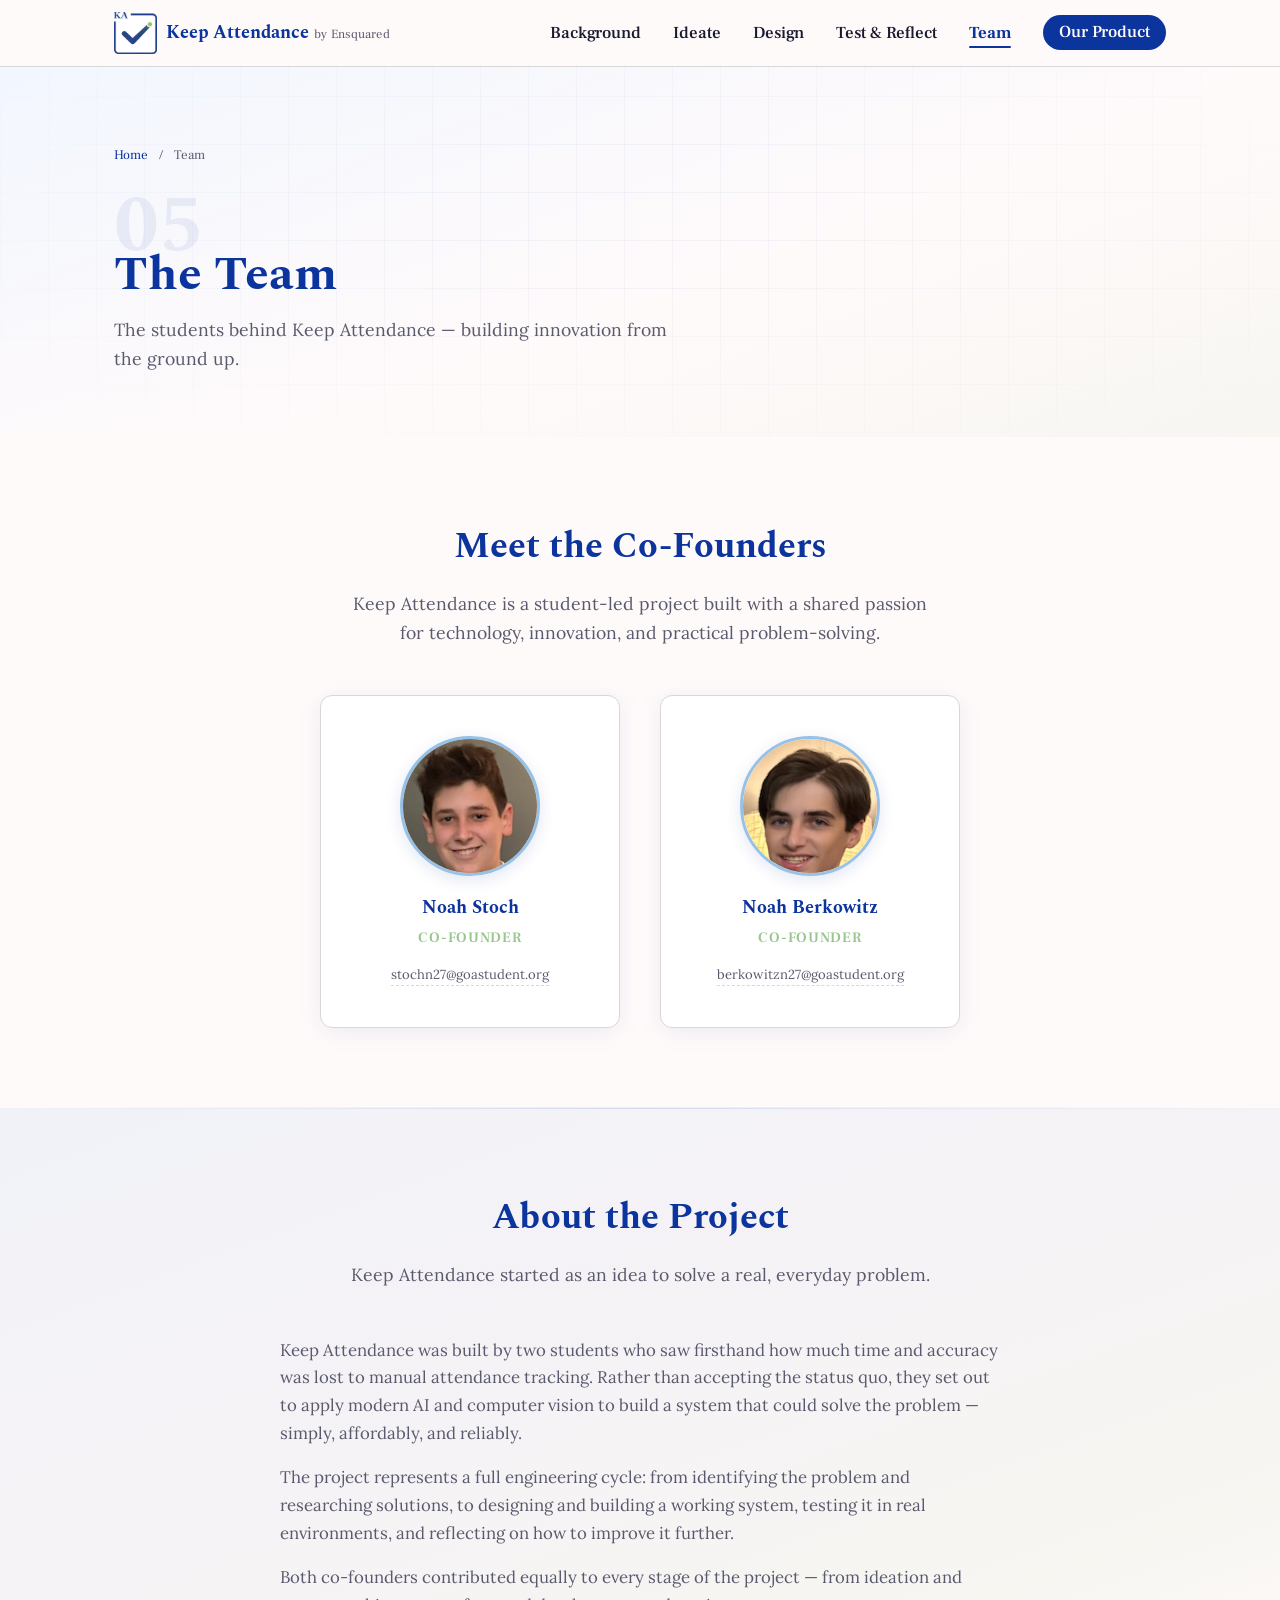
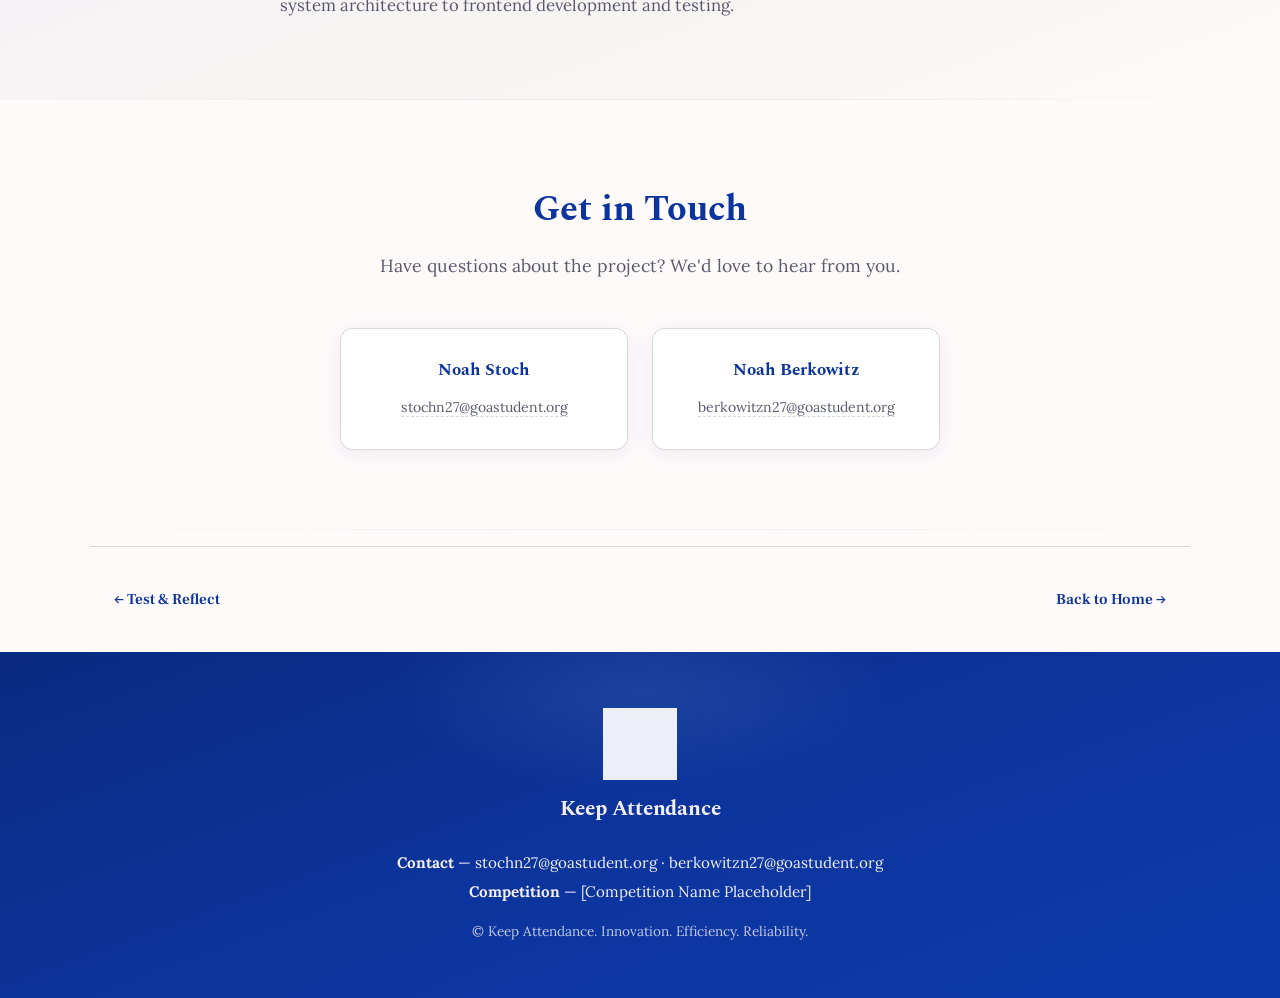
<file: team.html>
<!DOCTYPE html>
<html lang="en">
<head>
  <meta charset="UTF-8">
  <meta name="viewport" content="width=device-width, initial-scale=1.0">
  <title>The Team — Keep Attendance</title>
  <link rel="preconnect" href="https://fonts.googleapis.com">
  <link rel="preconnect" href="https://fonts.gstatic.com" crossorigin>
  <link href="https://fonts.googleapis.com/css2?family=Frank+Ruhl+Libre:wght@400;500;600;700&family=Lora:ital,wght@0,400;0,600;0,700;1,400&family=Spectral:ital,wght@0,400;0,500;0,600;0,700;1,400&display=swap" rel="stylesheet">
  <link rel="stylesheet" href="styles.css">
</head>
<body>

  <header class="header">
    <nav class="nav container">
      <a href="index.html" class="logo-link">
        <img src="assets/logo.png" alt="Keep Attendance" class="logo-img">
        <span class="nav-brand">Keep Attendance <span class="nav-brand-by">by Ensquared</span></span>
      </a>
      <ul class="nav-links">
        <li><a href="background.html">Background</a></li>
        <li><a href="ideate.html">Ideate</a></li>
        <li><a href="design.html">Design</a></li>
        <li><a href="test.html">Test & Reflect</a></li>
        <li><a href="team.html" class="nav-active">Team</a></li>
        <li><a href="#" class="nav-product-link">Our Product</a></li>
      </ul>
      <button class="nav-toggle" aria-label="Toggle menu">
        <span></span><span></span><span></span>
      </button>
    </nav>
  </header>

  <main>

    <!-- PAGE HERO -->
    <section class="page-hero">
      <div class="page-hero-bg"></div>
      <div class="container">
        <div class="page-breadcrumb"><a href="index.html">Home</a> <span>/</span> Team</div>
        <div class="page-hero-num">05</div>
        <h1 class="page-hero-title">The Team</h1>
        <p class="page-hero-sub">The students behind Keep Attendance — building innovation from the ground up.</p>
      </div>
    </section>

    <!-- TEAM -->
    <section class="section">
      <div class="container">
        <h2 class="section-title">Meet the Co-Founders</h2>
        <p class="section-intro">Keep Attendance is a student-led project built with a shared passion for technology, innovation, and practical problem-solving.</p>
        <div class="team-grid team-grid-center">
          <div class="team-card team-card-lg" data-aos="fade-up">
            <div class="team-avatar team-avatar-lg">
              <img src="assets/noah-stoch.png" alt="Noah Stoch">
            </div>
            <h3>Noah Stoch</h3>
            <p class="team-role">Co-Founder</p>
            <a href="mailto:stochn27@goastudent.org" class="team-email">stochn27@goastudent.org</a>
          </div>
          <div class="team-card team-card-lg" data-aos="fade-up" data-aos-delay="150">
            <div class="team-avatar team-avatar-lg">
              <img src="assets/noah-berkowitz.png" alt="Noah Berkowitz">
            </div>
            <h3>Noah Berkowitz</h3>
            <p class="team-role">Co-Founder</p>
            <a href="mailto:berkowitzn27@goastudent.org" class="team-email">berkowitzn27@goastudent.org</a>
          </div>
        </div>
      </div>
    </section>

    <!-- ABOUT -->
    <section class="section section-alt">
      <div class="container">
        <h2 class="section-title">About the Project</h2>
        <p class="section-intro">Keep Attendance started as an idea to solve a real, everyday problem.</p>
        <div class="about-block" data-aos="fade-up">
          <p>Keep Attendance was built by two students who saw firsthand how much time and accuracy was lost to manual attendance tracking. Rather than accepting the status quo, they set out to apply modern AI and computer vision to build a system that could solve the problem — simply, affordably, and reliably.</p>
          <p>The project represents a full engineering cycle: from identifying the problem and researching solutions, to designing and building a working system, testing it in real environments, and reflecting on how to improve it further.</p>
          <p>Both co-founders contributed equally to every stage of the project — from ideation and system architecture to frontend development and testing.</p>
        </div>
      </div>
    </section>

    <!-- CONTACT -->
    <section class="section">
      <div class="container">
        <h2 class="section-title">Get in Touch</h2>
        <p class="section-intro">Have questions about the project? We'd love to hear from you.</p>
        <div class="contact-cards">
          <div class="contact-card" data-aos="fade-up">
            <div class="contact-name">Noah Stoch</div>
            <a href="mailto:stochn27@goastudent.org" class="contact-email">stochn27@goastudent.org</a>
          </div>
          <div class="contact-card" data-aos="fade-up" data-aos-delay="100">
            <div class="contact-name">Noah Berkowitz</div>
            <a href="mailto:berkowitzn27@goastudent.org" class="contact-email">berkowitzn27@goastudent.org</a>
          </div>
        </div>
      </div>
    </section>

    <!-- NAV FOOTER -->
    <div class="page-nav-footer container">
      <a href="test.html" class="page-nav-back">← Test &amp; Reflect</a>
      <a href="index.html" class="page-nav-next">Back to Home →</a>
    </div>

  </main>

  <footer class="footer">
    <div class="footer-content container">
      <div class="footer-brand">
        <img src="assets/logo.png" alt="Keep Attendance" class="footer-logo">
      </div>
      <p class="footer-tagline">Keep Attendance</p>
      <div class="footer-info">
        <p><strong>Contact</strong> — stochn27@goastudent.org · berkowitzn27@goastudent.org</p>
        <p><strong>Competition</strong> — [Competition Name Placeholder]</p>
      </div>
      <p class="footer-copy">© Keep Attendance. Innovation. Efficiency. Reliability.</p>
    </div>
  </footer>

  <script src="script.js"></script>
</body>
</html>
</file>
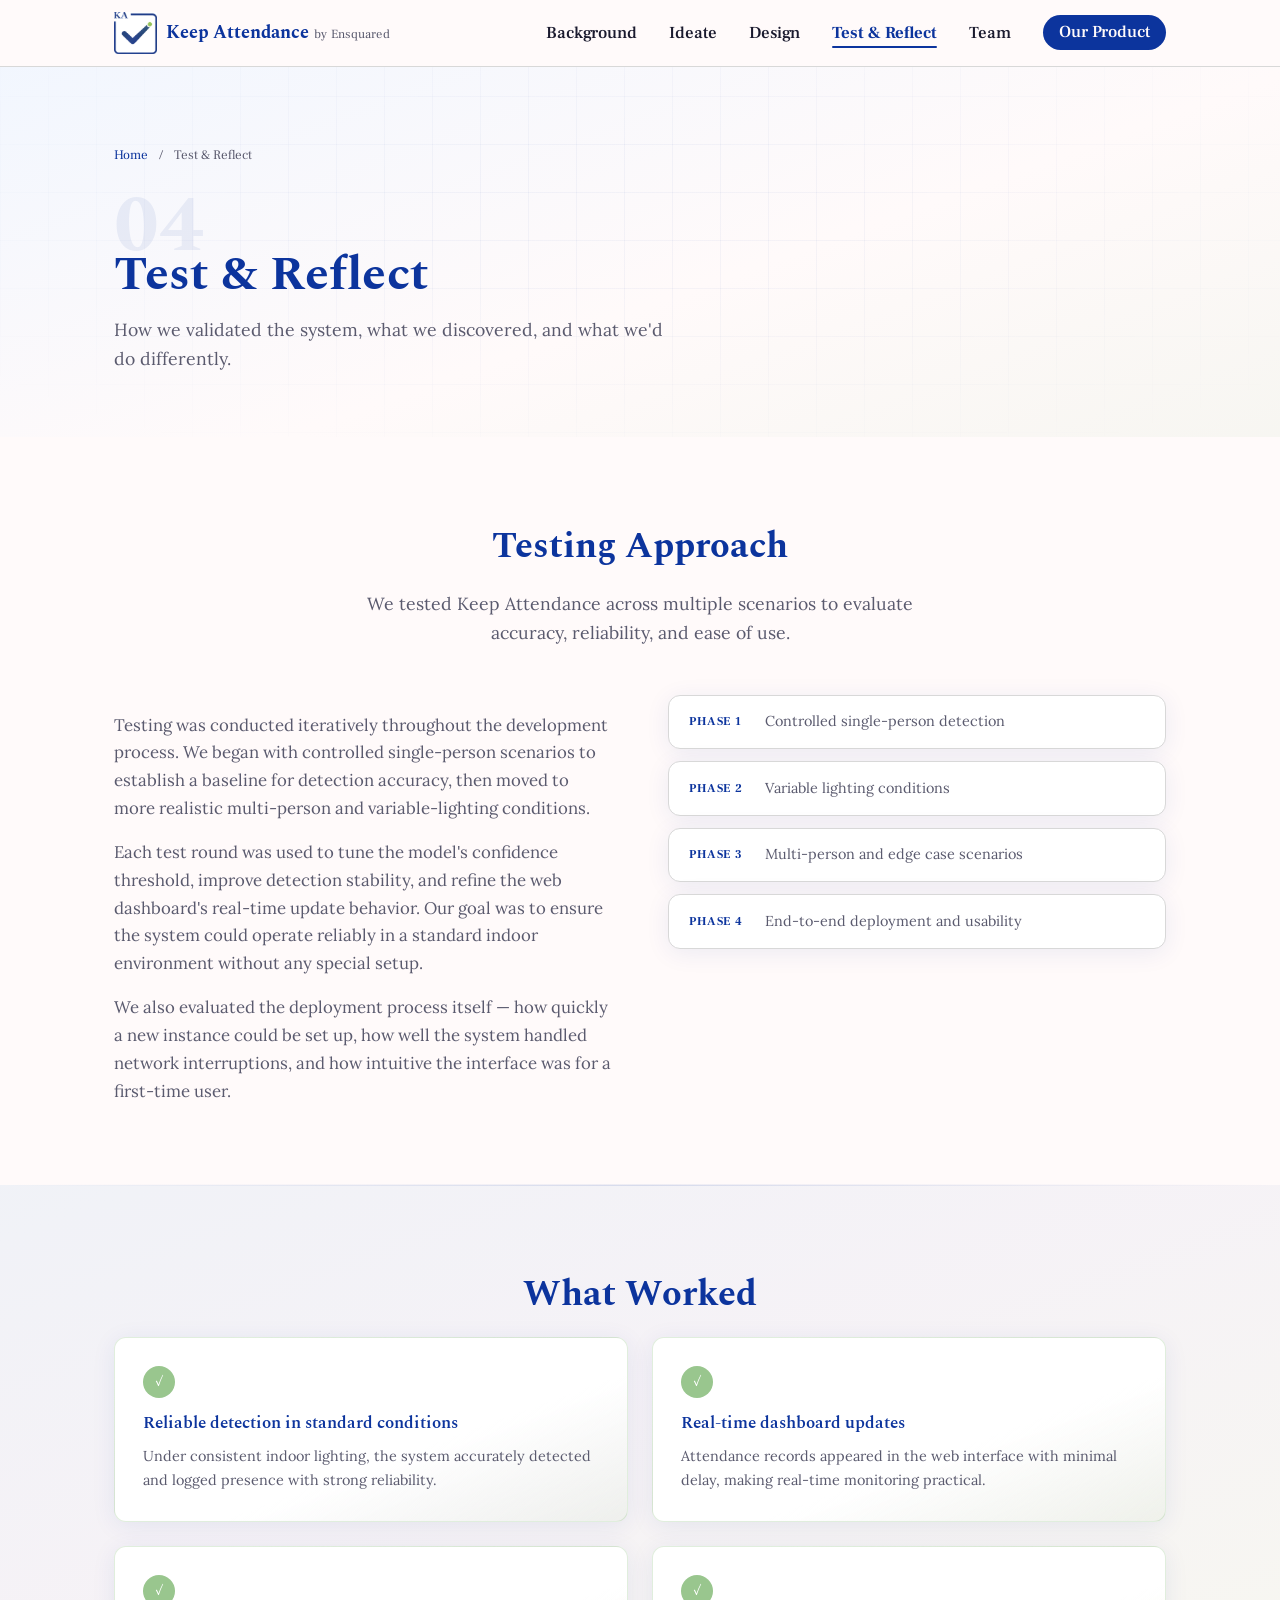
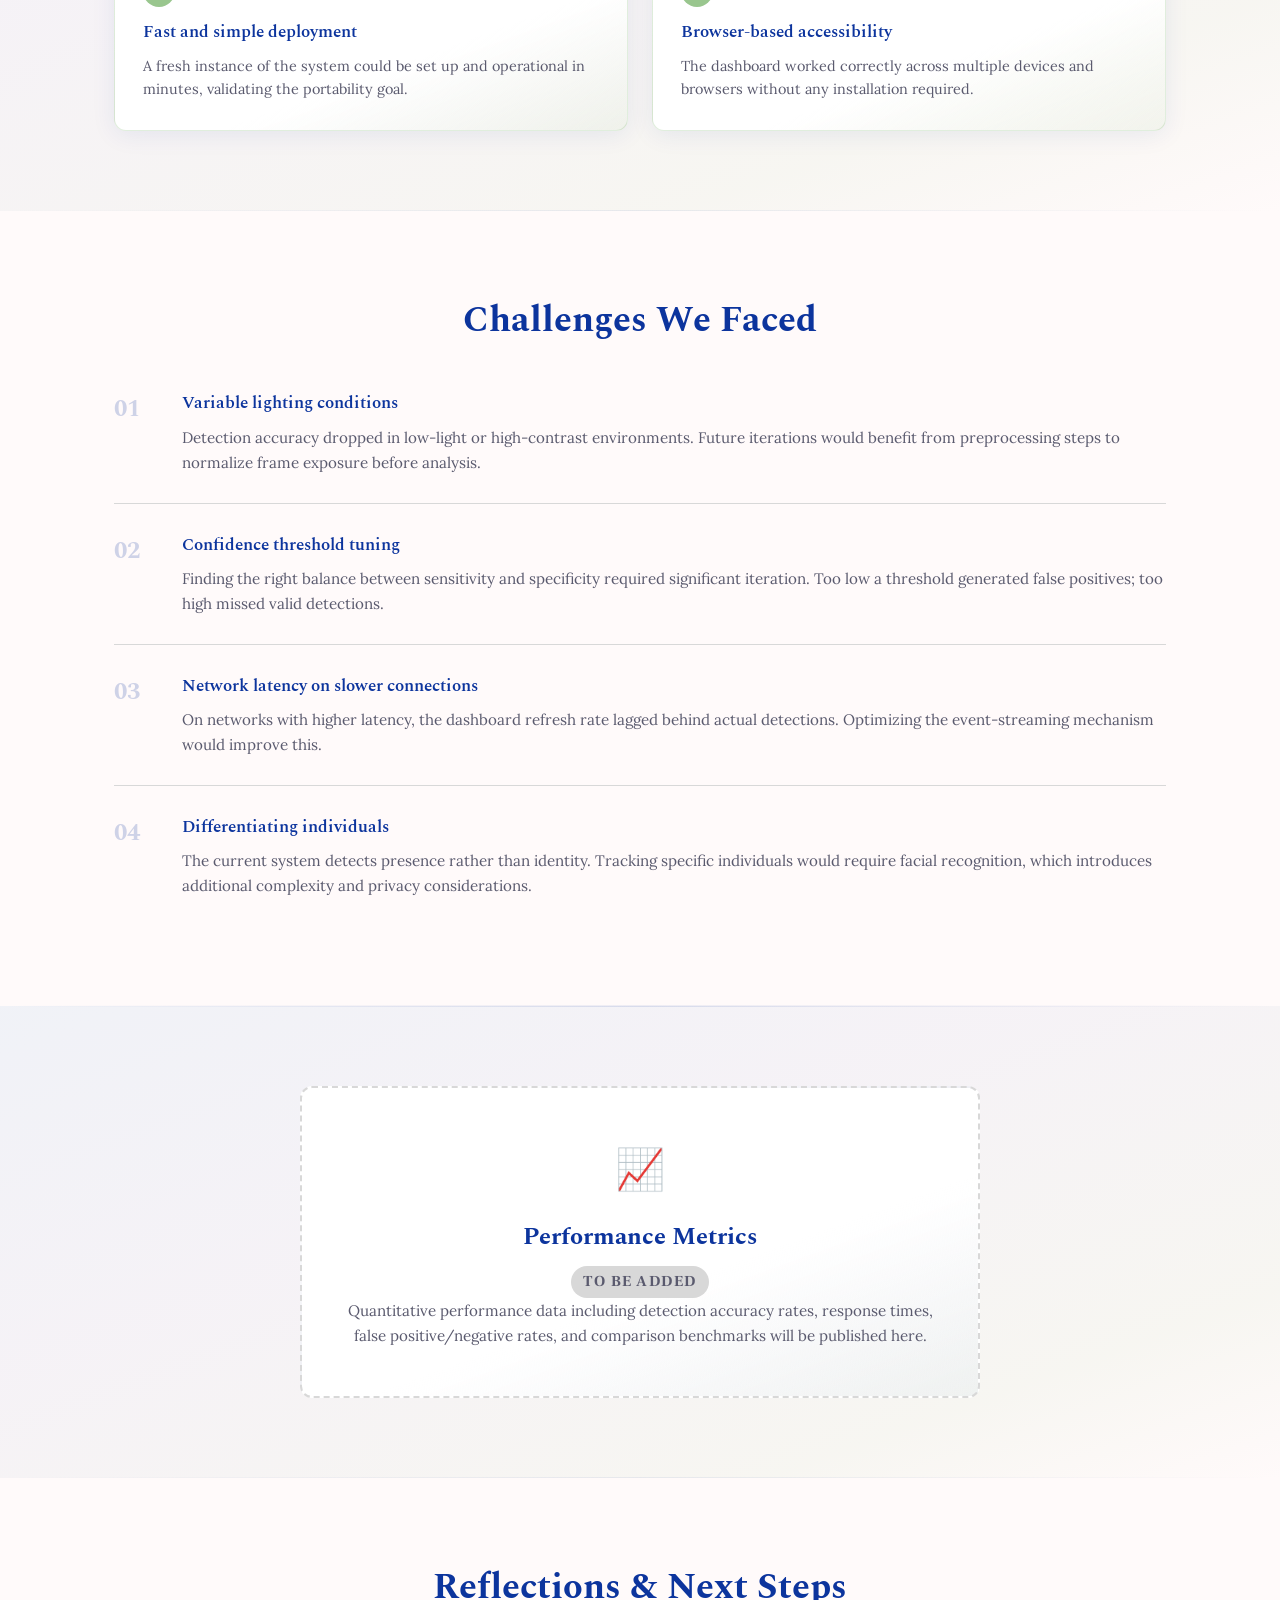
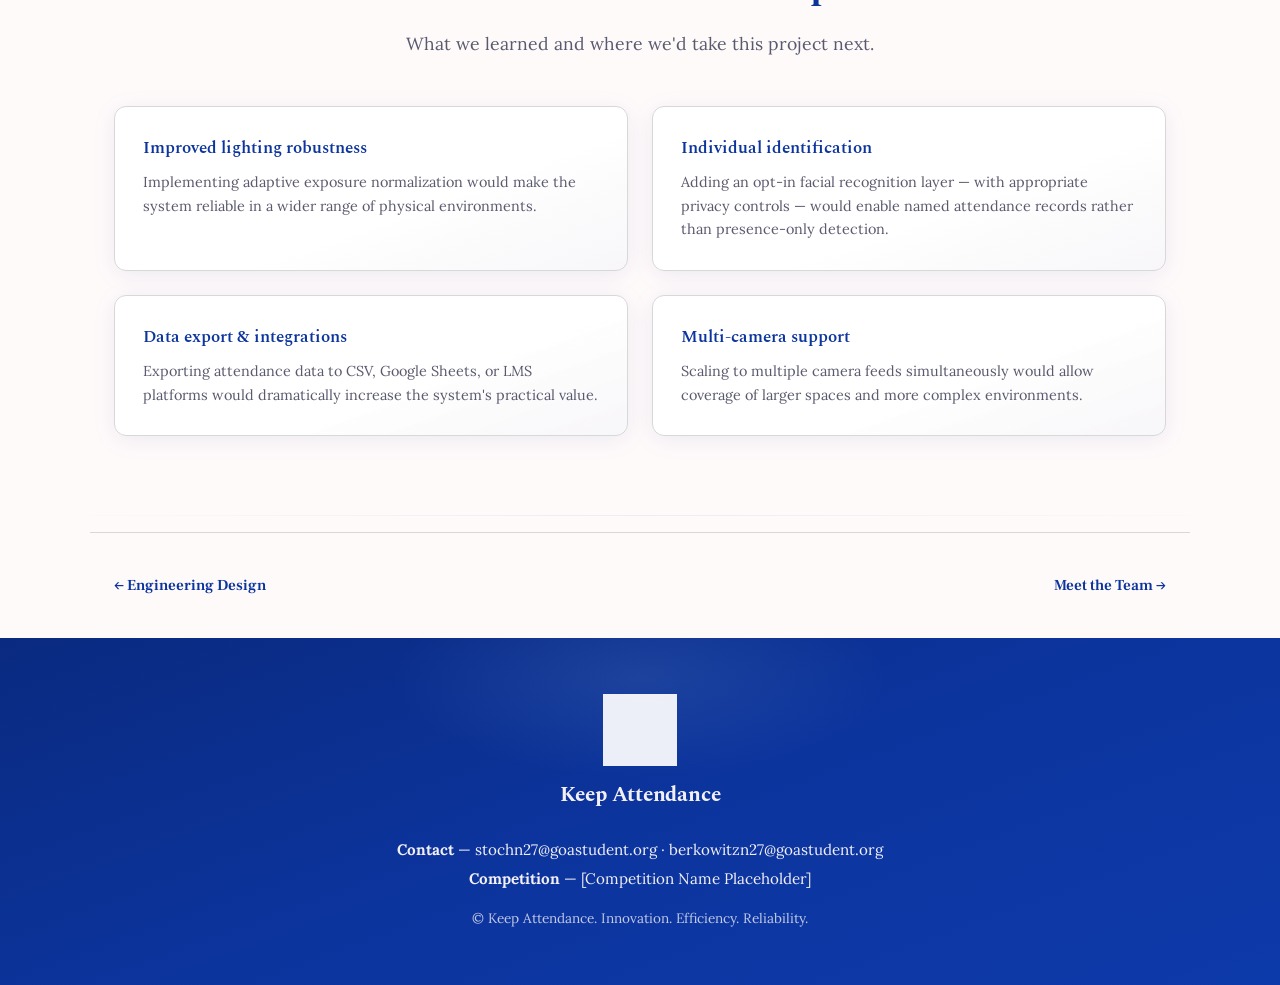
<file: test.html>
<!DOCTYPE html>
<html lang="en">
<head>
  <meta charset="UTF-8">
  <meta name="viewport" content="width=device-width, initial-scale=1.0">
  <title>Test & Reflect — Keep Attendance</title>
  <link rel="preconnect" href="https://fonts.googleapis.com">
  <link rel="preconnect" href="https://fonts.gstatic.com" crossorigin>
  <link href="https://fonts.googleapis.com/css2?family=Frank+Ruhl+Libre:wght@400;500;600;700&family=Lora:ital,wght@0,400;0,600;0,700;1,400&family=Spectral:ital,wght@0,400;0,500;0,600;0,700;1,400&display=swap" rel="stylesheet">
  <link rel="stylesheet" href="styles.css">
</head>
<body>

  <header class="header">
    <nav class="nav container">
      <a href="index.html" class="logo-link">
        <img src="assets/logo.png" alt="Keep Attendance" class="logo-img">
        <span class="nav-brand">Keep Attendance <span class="nav-brand-by">by Ensquared</span></span>
      </a>
      <ul class="nav-links">
        <li><a href="background.html">Background</a></li>
        <li><a href="ideate.html">Ideate</a></li>
        <li><a href="design.html">Design</a></li>
        <li><a href="test.html" class="nav-active">Test & Reflect</a></li>
        <li><a href="team.html">Team</a></li>
        <li><a href="#" class="nav-product-link">Our Product</a></li>
      </ul>
      <button class="nav-toggle" aria-label="Toggle menu">
        <span></span><span></span><span></span>
      </button>
    </nav>
  </header>

  <main>

    <!-- PAGE HERO -->
    <section class="page-hero">
      <div class="page-hero-bg"></div>
      <div class="container">
        <div class="page-breadcrumb"><a href="index.html">Home</a> <span>/</span> Test &amp; Reflect</div>
        <div class="page-hero-num">04</div>
        <h1 class="page-hero-title">Test &amp; Reflect</h1>
        <p class="page-hero-sub">How we validated the system, what we discovered, and what we'd do differently.</p>
      </div>
    </section>

    <!-- TESTING OVERVIEW -->
    <section class="section">
      <div class="container">
        <h2 class="section-title">Testing Approach</h2>
        <p class="section-intro">We tested Keep Attendance across multiple scenarios to evaluate accuracy, reliability, and ease of use.</p>
        <div class="content-two-col">
          <div class="content-col-text">
            <p>Testing was conducted iteratively throughout the development process. We began with controlled single-person scenarios to establish a baseline for detection accuracy, then moved to more realistic multi-person and variable-lighting conditions.</p>
            <p>Each test round was used to tune the model's confidence threshold, improve detection stability, and refine the web dashboard's real-time update behavior. Our goal was to ensure the system could operate reliably in a standard indoor environment without any special setup.</p>
            <p>We also evaluated the deployment process itself — how quickly a new instance could be set up, how well the system handled network interruptions, and how intuitive the interface was for a first-time user.</p>
          </div>
          <div class="content-col-visual">
            <div class="test-phase-stack">
              <div class="test-phase">
                <div class="test-phase-label">Phase 1</div>
                <div class="test-phase-name">Controlled single-person detection</div>
              </div>
              <div class="test-phase">
                <div class="test-phase-label">Phase 2</div>
                <div class="test-phase-name">Variable lighting conditions</div>
              </div>
              <div class="test-phase">
                <div class="test-phase-label">Phase 3</div>
                <div class="test-phase-name">Multi-person and edge case scenarios</div>
              </div>
              <div class="test-phase">
                <div class="test-phase-label">Phase 4</div>
                <div class="test-phase-name">End-to-end deployment and usability</div>
              </div>
            </div>
          </div>
        </div>
      </div>
    </section>

    <!-- WHAT WORKED -->
    <section class="section section-alt">
      <div class="container">
        <h2 class="section-title">What Worked</h2>
        <div class="results-grid">
          <div class="result-card result-success" data-aos="fade-up">
            <div class="result-icon">✓</div>
            <h3>Reliable detection in standard conditions</h3>
            <p>Under consistent indoor lighting, the system accurately detected and logged presence with strong reliability.</p>
          </div>
          <div class="result-card result-success" data-aos="fade-up" data-aos-delay="100">
            <div class="result-icon">✓</div>
            <h3>Real-time dashboard updates</h3>
            <p>Attendance records appeared in the web interface with minimal delay, making real-time monitoring practical.</p>
          </div>
          <div class="result-card result-success" data-aos="fade-up" data-aos-delay="150">
            <div class="result-icon">✓</div>
            <h3>Fast and simple deployment</h3>
            <p>A fresh instance of the system could be set up and operational in minutes, validating the portability goal.</p>
          </div>
          <div class="result-card result-success" data-aos="fade-up" data-aos-delay="200">
            <div class="result-icon">✓</div>
            <h3>Browser-based accessibility</h3>
            <p>The dashboard worked correctly across multiple devices and browsers without any installation required.</p>
          </div>
        </div>
      </div>
    </section>

    <!-- CHALLENGES -->
    <section class="section">
      <div class="container">
        <h2 class="section-title">Challenges We Faced</h2>
        <div class="challenges-list">
          <div class="challenge-item" data-aos="fade-up">
            <div class="challenge-num">01</div>
            <div class="challenge-text">
              <h3>Variable lighting conditions</h3>
              <p>Detection accuracy dropped in low-light or high-contrast environments. Future iterations would benefit from preprocessing steps to normalize frame exposure before analysis.</p>
            </div>
          </div>
          <div class="challenge-item" data-aos="fade-up" data-aos-delay="100">
            <div class="challenge-num">02</div>
            <div class="challenge-text">
              <h3>Confidence threshold tuning</h3>
              <p>Finding the right balance between sensitivity and specificity required significant iteration. Too low a threshold generated false positives; too high missed valid detections.</p>
            </div>
          </div>
          <div class="challenge-item" data-aos="fade-up" data-aos-delay="150">
            <div class="challenge-num">03</div>
            <div class="challenge-text">
              <h3>Network latency on slower connections</h3>
              <p>On networks with higher latency, the dashboard refresh rate lagged behind actual detections. Optimizing the event-streaming mechanism would improve this.</p>
            </div>
          </div>
          <div class="challenge-item" data-aos="fade-up" data-aos-delay="200">
            <div class="challenge-num">04</div>
            <div class="challenge-text">
              <h3>Differentiating individuals</h3>
              <p>The current system detects presence rather than identity. Tracking specific individuals would require facial recognition, which introduces additional complexity and privacy considerations.</p>
            </div>
          </div>
        </div>
      </div>
    </section>

    <!-- METRICS PLACEHOLDER -->
    <section class="section section-alt">
      <div class="container">
        <div class="placeholder-block">
          <div class="placeholder-icon">📈</div>
          <h2>Performance Metrics</h2>
          <p class="placeholder-label">To Be Added</p>
          <p>Quantitative performance data including detection accuracy rates, response times, false positive/negative rates, and comparison benchmarks will be published here.</p>
        </div>
      </div>
    </section>

    <!-- REFLECTIONS -->
    <section class="section">
      <div class="container">
        <h2 class="section-title">Reflections &amp; Next Steps</h2>
        <p class="section-intro">What we learned and where we'd take this project next.</p>
        <div class="reflection-grid">
          <div class="reflection-card" data-aos="fade-up">
            <h3>Improved lighting robustness</h3>
            <p>Implementing adaptive exposure normalization would make the system reliable in a wider range of physical environments.</p>
          </div>
          <div class="reflection-card" data-aos="fade-up" data-aos-delay="100">
            <h3>Individual identification</h3>
            <p>Adding an opt-in facial recognition layer — with appropriate privacy controls — would enable named attendance records rather than presence-only detection.</p>
          </div>
          <div class="reflection-card" data-aos="fade-up" data-aos-delay="150">
            <h3>Data export &amp; integrations</h3>
            <p>Exporting attendance data to CSV, Google Sheets, or LMS platforms would dramatically increase the system's practical value.</p>
          </div>
          <div class="reflection-card" data-aos="fade-up" data-aos-delay="200">
            <h3>Multi-camera support</h3>
            <p>Scaling to multiple camera feeds simultaneously would allow coverage of larger spaces and more complex environments.</p>
          </div>
        </div>
      </div>
    </section>

    <!-- NAV FOOTER -->
    <div class="page-nav-footer container">
      <a href="design.html" class="page-nav-back">← Engineering Design</a>
      <a href="team.html" class="page-nav-next">Meet the Team →</a>
    </div>

  </main>

  <footer class="footer">
    <div class="footer-content container">
      <div class="footer-brand">
        <img src="assets/logo.png" alt="Keep Attendance" class="footer-logo">
      </div>
      <p class="footer-tagline">Keep Attendance</p>
      <div class="footer-info">
        <p><strong>Contact</strong> — stochn27@goastudent.org · berkowitzn27@goastudent.org</p>
        <p><strong>Competition</strong> — [Competition Name Placeholder]</p>
      </div>
      <p class="footer-copy">© Keep Attendance. Innovation. Efficiency. Reliability.</p>
    </div>
  </footer>

  <script src="script.js"></script>
</body>
</html>
</file>
<file: styles.css>
/* ============================================
   Keep Attendance — Landing Page Styles
   Colors: #0C349D, #97C1E6, #99C68E, #D8D8D8, #FFFAFA
   Fonts: Spectral, Lora, Frank Ruhl Libre
   ============================================ */

:root {
  --strong-blue: #0C349D;
  --ice-blue: #97C1E6;
  --frog-green: #99C68E;
  --light-silver: #D8D8D8;
  --snow-white: #FFFAFA;
  --text-dark: #1a1a2e;
  --text-muted: #5a5a6e;
  --font-heading: 'Spectral', 'Frank Ruhl Libre', Georgia, serif;
  --font-body: 'Lora', 'Spectral', Georgia, serif;
  --font-accent: 'Frank Ruhl Libre', 'Spectral', serif;
  --transition: 0.3s ease;
  --radius: 12px;
  --shadow: 0 4px 24px rgba(12, 52, 157, 0.08);
  --shadow-hover: 0 8px 32px rgba(12, 52, 157, 0.12);
}

*, *::before, *::after {
  box-sizing: border-box;
}

html {
  scroll-behavior: smooth;
}

body {
  margin: 0;
  font-family: var(--font-body);
  font-size: 1.05rem;
  line-height: 1.65;
  color: var(--text-dark);
  background: var(--snow-white);
}

.container {
  width: 100%;
  max-width: 1100px;
  margin: 0 auto;
  padding: 0 1.5rem;
}

/* ----- Header & Nav ----- */
.header {
  position: fixed;
  top: 0;
  left: 0;
  right: 0;
  z-index: 1000;
  background: rgba(255, 250, 250, 0.95);
  backdrop-filter: blur(10px);
  border-bottom: 1px solid var(--light-silver);
  transition: var(--transition);
}

.nav {
  display: flex;
  align-items: center;
  justify-content: space-between;
  padding: 0.75rem 1.5rem;
}

.logo-link {
  display: flex;
  align-items: center;
  gap: 0.6rem;
  text-decoration: none;
}

.logo-img {
  height: 42px;
  width: auto;
}

.nav-brand {
  font-family: var(--font-heading);
  font-weight: 700;
  font-size: 1.15rem;
  color: var(--strong-blue);
  letter-spacing: -0.01em;
  white-space: nowrap;
  display: flex;
  align-items: baseline;
  gap: 0.35rem;
}

.nav-brand-by {
  font-family: var(--font-accent);
  font-weight: 400;
  font-size: 0.78rem;
  color: var(--text-muted);
  letter-spacing: 0.01em;
  white-space: nowrap;
}

.nav-links {
  display: flex;
  list-style: none;
  margin: 0;
  padding: 0;
  gap: 2rem;
}

.nav-links a {
  font-family: var(--font-accent);
  font-weight: 500;
  color: var(--text-dark);
  text-decoration: none;
  transition: color var(--transition);
}

.nav-links a:hover {
  color: var(--strong-blue);
}

.nav-product-link {
  background: var(--strong-blue);
  color: var(--snow-white) !important;
  padding: 0.4rem 1rem;
  border-radius: 20px;
  transition: all var(--transition) !important;
}

.nav-product-link:hover {
  background: #0a2a7d !important;
  color: var(--snow-white) !important;
  transform: translateY(-1px);
  box-shadow: 0 4px 12px rgba(12, 52, 157, 0.25);
}

.nav-toggle {
  display: none;
  flex-direction: column;
  gap: 5px;
  background: none;
  border: none;
  cursor: pointer;
  padding: 8px;
}

.nav-toggle span {
  width: 24px;
  height: 2px;
  background: var(--strong-blue);
  border-radius: 1px;
  transition: var(--transition);
}

/* ----- Hero ----- */
.hero {
  position: relative;
  min-height: 100vh;
  display: flex;
  align-items: center;
  justify-content: center;
  padding: 8rem 1.5rem 4rem;
  overflow: hidden;
  background: #f4f8ff;
}

.hero-bg {
  position: absolute;
  inset: 0;
  background:
    radial-gradient(ellipse 80% 60% at 20% 30%, rgba(12, 52, 157, 0.10) 0%, transparent 60%),
    radial-gradient(ellipse 60% 50% at 80% 70%, rgba(151, 193, 230, 0.22) 0%, transparent 60%),
    radial-gradient(ellipse 50% 40% at 60% 20%, rgba(153, 198, 142, 0.13) 0%, transparent 55%),
    linear-gradient(160deg, #f0f6ff 0%, #fffafa 50%, #f5fbf3 100%);
  animation: heroBgShift 12s ease-in-out infinite alternate;
}

@keyframes heroBgShift {
  0%   { filter: hue-rotate(0deg) brightness(1); }
  100% { filter: hue-rotate(6deg) brightness(1.02); }
}

.hero-canvas {
  position: absolute;
  inset: 0;
  width: 100%;
  height: 100%;
  pointer-events: none;
}

.hero-orb {
  position: absolute;
  border-radius: 50%;
  filter: blur(70px);
  pointer-events: none;
  animation: orbFloat linear infinite;
}

.hero-orb-1 {
  width: 480px;
  height: 480px;
  background: radial-gradient(circle, rgba(12, 52, 157, 0.12) 0%, transparent 70%);
  top: -120px;
  left: -100px;
  animation-duration: 18s;
}

.hero-orb-2 {
  width: 400px;
  height: 400px;
  background: radial-gradient(circle, rgba(151, 193, 230, 0.25) 0%, transparent 70%);
  bottom: -80px;
  right: -80px;
  animation-duration: 22s;
  animation-direction: reverse;
}

.hero-orb-3 {
  width: 280px;
  height: 280px;
  background: radial-gradient(circle, rgba(153, 198, 142, 0.18) 0%, transparent 70%);
  top: 40%;
  right: 15%;
  animation-duration: 15s;
  animation-delay: -5s;
}

@keyframes orbFloat {
  0%   { transform: translate(0, 0) scale(1); }
  33%  { transform: translate(20px, -30px) scale(1.05); }
  66%  { transform: translate(-15px, 20px) scale(0.97); }
  100% { transform: translate(0, 0) scale(1); }
}

.hero-grid {
  position: absolute;
  inset: 0;
  background-image:
    linear-gradient(rgba(12, 52, 157, 0.04) 1px, transparent 1px),
    linear-gradient(90deg, rgba(12, 52, 157, 0.04) 1px, transparent 1px);
  background-size: 48px 48px;
  mask-image: radial-gradient(ellipse 80% 80% at 50% 50%, black 20%, transparent 80%);
  pointer-events: none;
}

.hero-content {
  position: relative;
  text-align: center;
  max-width: 720px;
}

.hero-title {
  font-family: var(--font-heading);
  font-size: clamp(2.25rem, 5vw, 3.5rem);
  font-weight: 700;
  color: var(--strong-blue);
  margin: 0 0 1rem;
  line-height: 1.2;
  animation: fadeInUp 0.8s ease forwards;
}

.hero-subtitle {
  font-family: var(--font-body);
  font-size: clamp(1.05rem, 2vw, 1.2rem);
  color: var(--text-muted);
  margin: 0 0 2rem;
  line-height: 1.7;
  animation: fadeInUp 0.8s ease 0.15s both;
}

.btn {
  display: inline-block;
  padding: 0.875rem 2rem;
  font-family: var(--font-accent);
  font-weight: 600;
  font-size: 1rem;
  text-decoration: none;
  border-radius: var(--radius);
  transition: all var(--transition);
  cursor: pointer;
}

.btn-primary {
  background: var(--strong-blue);
  color: var(--snow-white);
  border: 2px solid var(--strong-blue);
  animation: fadeInUp 0.8s ease 0.3s both;
}

.btn-primary:hover {
  background: #0a2a7d;
  border-color: #0a2a7d;
  transform: translateY(-2px);
  box-shadow: var(--shadow-hover);
}

.hero-scroll {
  position: absolute;
  bottom: 2rem;
  left: 50%;
  transform: translateX(-50%);
  display: flex;
  flex-direction: column;
  align-items: center;
  gap: 0.5rem;
  font-size: 0.8rem;
  color: var(--text-muted);
}

.scroll-indicator {
  width: 24px;
  height: 40px;
  border: 2px solid var(--ice-blue);
  border-radius: 12px;
  position: relative;
}

.scroll-indicator::after {
  content: '';
  position: absolute;
  top: 6px;
  left: 50%;
  transform: translateX(-50%);
  width: 4px;
  height: 8px;
  background: var(--strong-blue);
  border-radius: 2px;
  animation: scrollBounce 2s infinite;
}

/* ----- Sections ----- */
.section {
  padding: 5rem 0;
  position: relative;
}

.section-alt {
  background: linear-gradient(160deg, rgba(151, 193, 230, 0.14) 0%, rgba(12, 52, 157, 0.04) 40%, rgba(153, 198, 142, 0.08) 80%, #fffafa 100%);
}

.section-alt::before {
  content: '';
  position: absolute;
  top: 0;
  left: 0;
  right: 0;
  height: 1px;
  background: linear-gradient(90deg, transparent, rgba(12, 52, 157, 0.12), transparent);
}

.section::after {
  content: '';
  position: absolute;
  bottom: 0;
  left: 0;
  right: 0;
  height: 1px;
  background: linear-gradient(90deg, transparent, rgba(12, 52, 157, 0.07), transparent);
}

.section-title {
  font-family: var(--font-heading);
  font-size: clamp(1.75rem, 4vw, 2.25rem);
  font-weight: 700;
  color: var(--strong-blue);
  text-align: center;
  margin: 0 0 0.75rem;
}

.section-intro {
  text-align: center;
  max-width: 600px;
  margin: 0 auto 3rem;
  color: var(--text-muted);
  font-size: 1.1rem;
}

/* ----- Problem ----- */
.problem-grid {
  display: grid;
  grid-template-columns: repeat(auto-fit, minmax(240px, 1fr));
  gap: 1.5rem;
}

.problem-card {
  background: linear-gradient(160deg, #fff 60%, rgba(151, 193, 230, 0.06) 100%);
  padding: 1.75rem;
  border-radius: var(--radius);
  box-shadow: var(--shadow);
  border: 1px solid var(--light-silver);
  transition: all var(--transition);
}

.problem-card:hover {
  transform: translateY(-4px);
  box-shadow: var(--shadow-hover);
  border-color: var(--ice-blue);
}

.problem-icon {
  font-size: 2rem;
  margin-bottom: 1rem;
}

.problem-card h3 {
  font-family: var(--font-heading);
  font-size: 1.1rem;
  font-weight: 600;
  color: var(--strong-blue);
  margin: 0 0 0.5rem;
}

.problem-card p {
  margin: 0;
  font-size: 0.95rem;
  color: var(--text-muted);
}

/* ----- Solution ----- */
.solution-content {
  display: grid;
  grid-template-columns: 1fr 1fr;
  gap: 3rem;
  align-items: center;
}

.solution-list {
  display: flex;
  flex-direction: column;
  gap: 1.25rem;
}

.solution-item {
  display: flex;
  gap: 1rem;
  align-items: flex-start;
}

.solution-check {
  flex-shrink: 0;
  width: 28px;
  height: 28px;
  display: flex;
  align-items: center;
  justify-content: center;
  background: var(--frog-green);
  color: white;
  border-radius: 50%;
  font-size: 0.9rem;
  font-weight: bold;
}

.solution-item strong {
  color: var(--strong-blue);
}

.solution-visual {
  display: flex;
  justify-content: center;
  align-items: center;
}

.solution-visual-inner {
  width: 100%;
  max-width: 320px;
}

.mock-dashboard {
  background: white;
  border-radius: var(--radius);
  box-shadow: var(--shadow-hover);
  border: 1px solid var(--light-silver);
  overflow: hidden;
}

.mock-header {
  display: flex;
  align-items: center;
  gap: 8px;
  padding: 0.75rem 1rem;
  background: var(--ice-blue);
  color: var(--strong-blue);
  font-family: var(--font-accent);
  font-weight: 600;
}

.mock-dot {
  width: 10px;
  height: 10px;
  border-radius: 50%;
  background: var(--strong-blue);
  opacity: 0.6;
}

.mock-content {
  padding: 1rem;
}

.mock-row {
  display: flex;
  align-items: center;
  gap: 0.5rem;
  padding: 0.5rem 0;
  font-size: 0.9rem;
  color: var(--text-muted);
}

.mock-check {
  width: 18px;
  height: 18px;
  background: var(--frog-green);
  border-radius: 4px;
  flex-shrink: 0;
}

/* ----- How It Works ----- */
.steps {
  display: grid;
  grid-template-columns: 1fr auto 1fr auto 1fr;
  gap: 1rem;
  align-items: start;
}

.step {
  background: white;
  padding: 2rem;
  border-radius: var(--radius);
  box-shadow: var(--shadow);
  border: 1px solid var(--light-silver);
  text-align: center;
  transition: all var(--transition);
}

.step:hover {
  border-color: var(--ice-blue);
  box-shadow: var(--shadow-hover);
}

.step-number {
  width: 48px;
  height: 48px;
  margin: 0 auto 1rem;
  display: flex;
  align-items: center;
  justify-content: center;
  background: linear-gradient(135deg, var(--strong-blue), var(--ice-blue));
  color: white;
  font-family: var(--font-heading);
  font-weight: 700;
  font-size: 1.25rem;
  border-radius: 50%;
}

.step h3 {
  font-family: var(--font-heading);
  font-size: 1.1rem;
  font-weight: 600;
  color: var(--strong-blue);
  margin: 0 0 0.5rem;
}

.step p {
  margin: 0;
  font-size: 0.95rem;
  color: var(--text-muted);
}

.step-arrow {
  font-size: 1.5rem;
  color: var(--ice-blue);
  align-self: center;
}

/* ----- Features ----- */
.features-grid {
  display: grid;
  grid-template-columns: repeat(2, 1fr);
  gap: 1.5rem;
}

.feature-card {
  background: linear-gradient(160deg, #fff 50%, rgba(151, 193, 230, 0.07) 100%);
  padding: 1.75rem;
  border-radius: var(--radius);
  box-shadow: var(--shadow);
  border: 1px solid var(--light-silver);
  transition: all var(--transition);
}

.feature-card:hover {
  transform: translateY(-2px);
  box-shadow: var(--shadow-hover);
  border-color: var(--ice-blue);
}

.feature-card-wide {
  grid-column: 1 / -1;
}

.feature-icon {
  font-size: 2rem;
  margin-bottom: 0.75rem;
}

.feature-card h3 {
  font-family: var(--font-heading);
  font-size: 1.1rem;
  font-weight: 600;
  color: var(--strong-blue);
  margin: 0 0 0.5rem;
}

.feature-card p {
  margin: 0;
  font-size: 0.95rem;
  color: var(--text-muted);
}

/* ----- Innovation ----- */
.innovation-grid {
  display: grid;
  grid-template-columns: repeat(auto-fit, minmax(240px, 1fr));
  gap: 1.5rem;
}

.innovation-card {
  background: linear-gradient(160deg, #fff 50%, rgba(153, 198, 142, 0.07) 100%);
  padding: 2rem;
  border-radius: var(--radius);
  box-shadow: var(--shadow);
  border: 1px solid var(--light-silver);
  transition: all var(--transition);
}

.innovation-card:hover {
  border-color: var(--frog-green);
  box-shadow: var(--shadow-hover);
}

.innovation-card h3 {
  font-family: var(--font-heading);
  font-size: 1.1rem;
  font-weight: 600;
  color: var(--strong-blue);
  margin: 0 0 0.5rem;
}

.innovation-card p {
  margin: 0;
  font-size: 0.95rem;
  color: var(--text-muted);
}

/* ----- Team ----- */
.team-grid {
  display: grid;
  grid-template-columns: repeat(2, 1fr);
  gap: 2.5rem;
  max-width: 600px;
  margin: 0 auto;
}

.team-card {
  text-align: center;
  background: white;
  border-radius: var(--radius);
  padding: 2rem 1.5rem;
  box-shadow: var(--shadow);
  border: 1px solid var(--light-silver);
  transition: all var(--transition);
}

.team-card:hover {
  transform: translateY(-4px);
  box-shadow: var(--shadow-hover);
  border-color: var(--ice-blue);
}

.team-avatar {
  width: 110px;
  height: 110px;
  margin: 0 auto 1.1rem;
  border-radius: 50%;
  overflow: hidden;
  border: 3px solid var(--ice-blue);
  box-shadow: 0 4px 16px rgba(12, 52, 157, 0.12);
}

.team-avatar img {
  width: 100%;
  height: 100%;
  object-fit: cover;
  object-position: center top;
  display: block;
}

.team-card h3 {
  font-family: var(--font-heading);
  font-size: 1.1rem;
  font-weight: 700;
  color: var(--strong-blue);
  margin: 0 0 0.25rem;
}

.team-role {
  margin: 0 0 0.6rem;
  font-size: 0.9rem;
  font-weight: 600;
  color: var(--frog-green);
  font-family: var(--font-accent);
  text-transform: uppercase;
  letter-spacing: 0.05em;
}

.team-email {
  display: inline-block;
  font-size: 0.82rem;
  color: var(--text-muted);
  text-decoration: none;
  border-bottom: 1px dashed var(--light-silver);
  transition: color var(--transition);
}

.team-email:hover {
  color: var(--strong-blue);
  border-bottom-color: var(--ice-blue);
}

/* ----- Footer ----- */
.footer {
  background: linear-gradient(160deg, #0a2a80 0%, var(--strong-blue) 50%, #0d3aaa 100%);
  color: var(--snow-white);
  padding: 3.5rem 0;
  position: relative;
  overflow: hidden;
}

.footer::before {
  content: '';
  position: absolute;
  top: -60px;
  left: 50%;
  transform: translateX(-50%);
  width: 500px;
  height: 200px;
  background: radial-gradient(ellipse, rgba(151, 193, 230, 0.12) 0%, transparent 70%);
  pointer-events: none;
}

.footer-content {
  text-align: center;
  position: relative;
}

.footer-brand {
  display: flex;
  justify-content: center;
  margin-bottom: 0.75rem;
}

.footer-logo {
  height: 72px;
  width: auto;
  filter: brightness(0) invert(1);
  opacity: 0.92;
}

.footer-tagline {
  font-family: var(--font-heading);
  font-weight: 700;
  font-size: 1.3rem;
  margin: 0 0 1.5rem;
  opacity: 0.95;
  letter-spacing: -0.01em;
}

.footer-info {
  margin-bottom: 1rem;
}

.footer-info p {
  margin: 0.25rem 0;
  font-size: 0.95rem;
  opacity: 0.95;
}

.footer-copy {
  font-size: 0.85rem;
  opacity: 0.75;
  margin: 0;
}

/* ----- Animations ----- */
@keyframes fadeInUp {
  from {
    opacity: 0;
    transform: translateY(20px);
  }
  to {
    opacity: 1;
    transform: translateY(0);
  }
}

@keyframes scrollBounce {
  0%, 100% { transform: translateX(-50%) translateY(0); }
  50% { transform: translateX(-50%) translateY(12px); }
}

[data-aos] {
  opacity: 0;
  transform: translateY(20px);
  transition: opacity 0.5s ease, transform 0.5s ease;
}

[data-aos][data-aos-delay="50"] { transition-delay: 0.05s; }
[data-aos][data-aos-delay="100"] { transition-delay: 0.1s; }
[data-aos][data-aos-delay="150"] { transition-delay: 0.15s; }
[data-aos][data-aos-delay="200"] { transition-delay: 0.2s; }
[data-aos][data-aos-delay="300"] { transition-delay: 0.3s; }

[data-aos].aos-animate {
  opacity: 1;
  transform: translateY(0);
}

/* ============================================
   SUBPAGE & NEW COMPONENT STYLES
   ============================================ */

/* ----- Active nav link ----- */
.nav-active {
  color: var(--strong-blue) !important;
  font-weight: 700 !important;
  position: relative;
}
.nav-active::after {
  content: '';
  position: absolute;
  bottom: -4px;
  left: 0;
  right: 0;
  height: 2px;
  background: var(--strong-blue);
  border-radius: 1px;
}

/* ----- Hero layout (two-col on landing) ----- */
.hero-layout {
  position: relative;
  display: grid;
  grid-template-columns: 1fr 1fr;
  gap: 3rem;
  align-items: center;
}

.hero-text {
  text-align: left;
}

.hero-eyebrow {
  font-family: var(--font-accent);
  font-size: 0.85rem;
  font-weight: 700;
  text-transform: uppercase;
  letter-spacing: 0.12em;
  color: var(--frog-green);
  margin: 0 0 0.75rem;
}

.hero-slogan {
  font-family: var(--font-accent);
  font-size: 2.2rem;   /* increased */
  font-weight: 700;    /* optional but makes it stronger */
  font-style: normal;  /* optional if you don’t want italic */
  color: var(--ice-blue);
  margin: -0.5rem 0 1.25rem;
}

.hero-actions {
  display: flex;
  gap: 1rem;
  flex-wrap: wrap;
}

.btn-outline {
  background: transparent;
  color: var(--strong-blue);
  border: 2px solid var(--strong-blue);
  animation: fadeInUp 0.8s ease 0.45s both;
}
.btn-outline:hover {
  background: var(--strong-blue);
  color: var(--snow-white);
  transform: translateY(-2px);
  box-shadow: var(--shadow-hover);
}

/* ----- Hero visual / SVG ----- */
.hero-visual {
  display: flex;
  justify-content: center;
  align-items: center;
}

.hero-img-wrap {
  width: 100%;
  max-width: 420px;
  animation: fadeInUp 0.8s ease 0.4s both;
}

.hero-img-placeholder {
  background: white;
  border-radius: 20px;
  box-shadow: var(--shadow-hover), 0 0 0 1px rgba(12,52,157,0.07);
  overflow: hidden;
  padding: 2rem;
}

.hero-img-inner {
  display: flex;
  align-items: center;
  justify-content: center;
}

.hero-svg {
  width: 100%;
  height: auto;
}

/* ----- Abstract section ----- */
.abstract-section {
  background: linear-gradient(160deg, rgba(12,52,157,0.04) 0%, rgba(151,193,230,0.10) 100%);
}

.abstract-card {
  max-width: 760px;
  margin: 0 auto;
  background: white;
  border-radius: var(--radius);
  border: 1px solid var(--ice-blue);
  padding: 2.5rem 3rem;
  box-shadow: var(--shadow);
  position: relative;
}

.abstract-label {
  display: inline-block;
  background: var(--strong-blue);
  color: var(--snow-white);
  font-family: var(--font-accent);
  font-size: 0.78rem;
  font-weight: 700;
  text-transform: uppercase;
  letter-spacing: 0.1em;
  padding: 0.3rem 0.85rem;
  border-radius: 20px;
  margin-bottom: 1rem;
}

.abstract-card h2 {
  font-family: var(--font-heading);
  font-size: 1.5rem;
  font-weight: 700;
  color: var(--strong-blue);
  margin: 0 0 0.75rem;
}

.abstract-card p {
  color: var(--text-muted);
  margin: 0;
  font-size: 1rem;
  line-height: 1.75;
  font-style: italic;
}

/* ----- Explore pages grid (index) ----- */
.pages-grid {
  display: grid;
  grid-template-columns: repeat(3, 1fr);
  gap: 1.5rem;
}

.page-card {
  display: flex;
  flex-direction: column;
  background: white;
  border-radius: var(--radius);
  border: 1px solid var(--light-silver);
  box-shadow: var(--shadow);
  padding: 1.75rem;
  text-decoration: none;
  color: var(--text-dark);
  transition: all var(--transition);
}

.page-card:hover {
  transform: translateY(-4px);
  box-shadow: var(--shadow-hover);
  border-color: var(--ice-blue);
}

.page-card-num {
  font-family: var(--font-heading);
  font-size: 0.8rem;
  font-weight: 700;
  color: var(--ice-blue);
  letter-spacing: 0.08em;
  margin-bottom: 0.75rem;
}

.page-card h3 {
  font-family: var(--font-heading);
  font-size: 1.05rem;
  font-weight: 700;
  color: var(--strong-blue);
  margin: 0 0 0.5rem;
}

.page-card p {
  font-size: 0.9rem;
  color: var(--text-muted);
  margin: 0 0 1rem;
  flex: 1;
}

.page-card-arrow {
  font-size: 1.1rem;
  color: var(--strong-blue);
  font-weight: bold;
}

/* ----- Page hero (subpages) ----- */
.page-hero {
  position: relative;
  padding: 9rem 0 4rem;
  overflow: hidden;
}

.page-hero-bg {
  position: absolute;
  inset: 0;
  background: linear-gradient(160deg, #f0f6ff 0%, #fffafa 60%, rgba(153,198,142,0.08) 100%);
  z-index: 0;
}

.page-hero-bg::after {
  content: '';
  position: absolute;
  inset: 0;
  background-image:
    linear-gradient(rgba(12,52,157,0.04) 1px, transparent 1px),
    linear-gradient(90deg, rgba(12,52,157,0.04) 1px, transparent 1px);
  background-size: 48px 48px;
  mask-image: radial-gradient(ellipse 80% 80% at 50% 50%, black 20%, transparent 80%);
}

.page-hero .container {
  position: relative;
  z-index: 1;
}

.page-breadcrumb {
  font-family: var(--font-accent);
  font-size: 0.82rem;
  color: var(--text-muted);
  margin-bottom: 1.25rem;
}
.page-breadcrumb a {
  color: var(--strong-blue);
  text-decoration: none;
}
.page-breadcrumb a:hover { text-decoration: underline; }
.page-breadcrumb span { margin: 0 0.5rem; }

.page-hero-num {
  font-family: var(--font-heading);
  font-size: 5rem;
  font-weight: 700;
  color: rgba(12,52,157,0.07);
  line-height: 1;
  margin-bottom: -1.25rem;
}

.page-hero-title {
  font-family: var(--font-heading);
  font-size: clamp(2rem, 5vw, 3rem);
  font-weight: 700;
  color: var(--strong-blue);
  margin: 0 0 0.75rem;
  line-height: 1.2;
}

.page-hero-sub {
  font-family: var(--font-body);
  font-size: 1.1rem;
  color: var(--text-muted);
  margin: 0;
  max-width: 560px;
}

/* ----- Page nav footer (subpage prev/next) ----- */
.page-nav-footer {
  display: flex;
  justify-content: space-between;
  align-items: center;
  padding: 2.5rem 1.5rem;
  border-top: 1px solid var(--light-silver);
  margin-top: 1rem;
}

.page-nav-back,
.page-nav-next {
  font-family: var(--font-accent);
  font-weight: 600;
  font-size: 0.95rem;
  color: var(--strong-blue);
  text-decoration: none;
  transition: all var(--transition);
}

.page-nav-back:hover,
.page-nav-next:hover {
  color: var(--text-dark);
}

/* ----- Two-col content layout ----- */
.content-two-col {
  display: grid;
  grid-template-columns: 1fr 1fr;
  gap: 3.5rem;
  align-items: start;
}

.content-col-text p {
  color: var(--text-muted);
  margin-bottom: 1rem;
}
.content-col-text p:last-child { margin-bottom: 0; }

.section-title-left {
  font-family: var(--font-heading);
  font-size: clamp(1.5rem, 3.5vw, 2rem);
  font-weight: 700;
  color: var(--strong-blue);
  margin: 0 0 1.25rem;
}

/* ----- Stat cards (background page) ----- */
.stat-stack {
  display: flex;
  flex-direction: column;
  gap: 1rem;
}

.stat-card {
  background: white;
  border-radius: var(--radius);
  border: 1px solid var(--light-silver);
  box-shadow: var(--shadow);
  padding: 1.25rem 1.5rem;
  display: flex;
  flex-direction: column;
  gap: 0.3rem;
}

.stat-num {
  font-family: var(--font-heading);
  font-size: 1.6rem;
  font-weight: 700;
  color: var(--strong-blue);
}

.stat-label {
  font-size: 0.88rem;
  color: var(--text-muted);
  line-height: 1.5;
}

/* ----- Impact list (background page) ----- */
.impact-list {
  display: flex;
  flex-direction: column;
  gap: 0;
}

.impact-item {
  display: flex;
  gap: 1.75rem;
  align-items: flex-start;
  padding: 1.75rem 0;
  border-bottom: 1px solid var(--light-silver);
}
.impact-item:last-child { border-bottom: none; }

.impact-num {
  font-family: var(--font-heading);
  font-size: 1.5rem;
  font-weight: 700;
  color: var(--ice-blue);
  min-width: 40px;
}

.impact-text h3 {
  font-family: var(--font-heading);
  font-size: 1.05rem;
  font-weight: 600;
  color: var(--strong-blue);
  margin: 0 0 0.35rem;
}
.impact-text p { margin: 0; font-size: 0.95rem; color: var(--text-muted); }

/* ----- Placeholder block ----- */
.placeholder-block {
  background: linear-gradient(160deg, white 60%, rgba(151,193,230,0.08) 100%);
  border: 2px dashed var(--light-silver);
  border-radius: var(--radius);
  padding: 3rem 2.5rem;
  text-align: center;
  max-width: 680px;
  margin: 0 auto;
}

.placeholder-icon { font-size: 2.5rem; margin-bottom: 1rem; }

.placeholder-block h2 {
  font-family: var(--font-heading);
  font-size: 1.5rem;
  font-weight: 700;
  color: var(--strong-blue);
  margin: 0 0 0.5rem;
}

.placeholder-label {
  display: inline-block;
  background: var(--light-silver);
  color: var(--text-muted);
  font-family: var(--font-accent);
  font-size: 0.78rem;
  font-weight: 700;
  text-transform: uppercase;
  letter-spacing: 0.1em;
  padding: 0.2rem 0.75rem;
  border-radius: 20px;
  margin-bottom: 1rem;
}

.placeholder-block p { color: var(--text-muted); font-size: 0.95rem; margin: 0; }

/* ----- Ideate mind-map visual ----- */
.ideate-map {
  width: 100%;
  max-width: 280px;
  margin: 0 auto;
  background: white;
  border: 1px solid var(--light-silver);
  border-radius: var(--radius);
  box-shadow: var(--shadow);
  padding: 1.25rem;
  display: flex;
  align-items: center;
  justify-content: center;
}

.ideate-map-svg {
  width: 100%;
  height: auto;
  display: block;
  overflow: visible;
}

/* ----- Approach grid (ideate) ----- */
.approach-grid {
  display: grid;
  grid-template-columns: repeat(2, 1fr);
  gap: 1.5rem;
}

.approach-card {
  background: white;
  border-radius: var(--radius);
  border: 1px solid var(--light-silver);
  box-shadow: var(--shadow);
  padding: 1.75rem;
  position: relative;
  transition: all var(--transition);
}
.approach-card:hover { transform: translateY(-2px); box-shadow: var(--shadow-hover); }

.approach-rejected {
  opacity: 0.85;
}

.approach-chosen {
  border-color: var(--frog-green);
  background: linear-gradient(160deg, white 60%, rgba(153,198,142,0.06) 100%);
}

.approach-badge {
  display: inline-block;
  font-family: var(--font-accent);
  font-size: 0.72rem;
  font-weight: 700;
  text-transform: uppercase;
  letter-spacing: 0.08em;
  padding: 0.2rem 0.65rem;
  border-radius: 20px;
  background: var(--light-silver);
  color: var(--text-muted);
  margin-bottom: 0.75rem;
}

.approach-badge-chosen {
  background: var(--frog-green);
  color: white;
}

.approach-card h3 {
  font-family: var(--font-heading);
  font-size: 1.05rem;
  font-weight: 600;
  color: var(--strong-blue);
  margin: 0 0 0.5rem;
}
.approach-card p { font-size: 0.9rem; color: var(--text-muted); margin: 0; }

/* ----- Design thinking steps ----- */
.dt-steps {
  display: grid;
  grid-template-columns: repeat(5, 1fr);
  gap: 1rem;
}

.dt-step {
  background: white;
  border-radius: var(--radius);
  border: 1px solid var(--light-silver);
  box-shadow: var(--shadow);
  padding: 1.5rem 1rem;
  text-align: center;
  transition: all var(--transition);
}
.dt-step:hover { border-color: var(--ice-blue); box-shadow: var(--shadow-hover); }

.dt-num {
  width: 36px; height: 36px;
  margin: 0 auto 0.75rem;
  display: flex;
  align-items: center;
  justify-content: center;
  background: linear-gradient(135deg, var(--strong-blue), var(--ice-blue));
  color: white;
  font-family: var(--font-heading);
  font-weight: 700;
  border-radius: 50%;
  font-size: 1rem;
}

.dt-step h3 {
  font-family: var(--font-heading);
  font-size: 0.95rem;
  font-weight: 600;
  color: var(--strong-blue);
  margin: 0 0 0.4rem;
}
.dt-step p { font-size: 0.83rem; color: var(--text-muted); margin: 0; }

/* ----- System spec list (design) ----- */
.system-spec-list {
  background: white;
  border-radius: var(--radius);
  border: 1px solid var(--light-silver);
  box-shadow: var(--shadow);
  overflow: hidden;
}

.spec-row {
  display: flex;
  gap: 1rem;
  padding: 0.85rem 1.25rem;
  border-bottom: 1px solid rgba(0,0,0,0.05);
  align-items: baseline;
}
.spec-row:last-child { border-bottom: none; }

.spec-key {
  font-family: var(--font-accent);
  font-size: 0.8rem;
  font-weight: 700;
  text-transform: uppercase;
  letter-spacing: 0.06em;
  color: var(--text-muted);
  min-width: 100px;
}

.spec-val {
  font-size: 0.9rem;
  color: var(--text-dark);
}

/* ----- Flow diagram (design) ----- */
.flow-diagram {
  display: grid;
  grid-template-columns: 1fr auto 1fr auto 1fr;
  gap: 1rem;
  align-items: start;
}

.flow-step {
  background: white;
  border-radius: var(--radius);
  border: 1px solid var(--light-silver);
  box-shadow: var(--shadow);
  padding: 2rem 1.5rem;
  text-align: center;
  transition: all var(--transition);
}
.flow-step:hover { border-color: var(--ice-blue); box-shadow: var(--shadow-hover); }

.flow-icon { margin-bottom: 0.75rem; }

.flow-step-num {
  width: 40px; height: 40px;
  margin: 0 auto 1rem;
  display: flex;
  align-items: center;
  justify-content: center;
  background: linear-gradient(135deg, var(--strong-blue), var(--ice-blue));
  color: white;
  font-family: var(--font-heading);
  font-weight: 700;
  font-size: 1.1rem;
  border-radius: 50%;
}

.flow-step h3 {
  font-family: var(--font-heading);
  font-size: 1rem;
  font-weight: 600;
  color: var(--strong-blue);
  margin: 0 0 0.5rem;
}
.flow-step p { font-size: 0.9rem; color: var(--text-muted); margin: 0; }

.flow-connector {
  display: flex;
  flex-direction: column;
  align-items: center;
  justify-content: center;
  gap: 0.25rem;
  padding-top: 4rem;
}
.flow-line {
  width: 1px;
  height: 0;
}
.flow-arrow { font-size: 1.4rem; color: var(--ice-blue); }

/* ----- Dashboard showcase (design) ----- */
.dashboard-showcase {
  display: grid;
  grid-template-columns: 1fr 1fr;
  gap: 2.5rem;
  align-items: start;
}

.dashboard-preview-card { display: flex; align-items: center; justify-content: center; }

.mock-dashboard-lg { width: 100%; }

.mock-toolbar {
  display: flex;
  align-items: center;
  justify-content: space-between;
  padding: 0.5rem 0 0.75rem;
  margin-bottom: 0.25rem;
}

.mock-badge {
  font-family: var(--font-accent);
  font-size: 0.78rem;
  font-weight: 700;
  padding: 0.2rem 0.7rem;
  border-radius: 20px;
}

.mock-badge-live {
  background: rgba(153,198,142,0.2);
  color: #3d7a35;
}

.mock-date {
  font-size: 0.82rem;
  color: var(--text-muted);
}

.mock-name { flex: 1; }
.mock-time { font-size: 0.82rem; color: var(--text-muted); }

.mock-row-pending { opacity: 0.45; }
.mock-check-pending { background: var(--light-silver) !important; }

/* ----- Customization grid (design) ----- */
.custom-grid {
  display: grid;
  grid-template-columns: repeat(3, 1fr);
  gap: 1.5rem;
}

.custom-card {
  background: linear-gradient(160deg, white 60%, rgba(151,193,230,0.07) 100%);
  border-radius: var(--radius);
  border: 1px solid var(--light-silver);
  box-shadow: var(--shadow);
  padding: 1.75rem;
  transition: all var(--transition);
}
.custom-card:hover { transform: translateY(-2px); box-shadow: var(--shadow-hover); border-color: var(--ice-blue); }
.custom-card h3 { font-family: var(--font-heading); font-size: 1.05rem; font-weight: 600; color: var(--strong-blue); margin: 0.75rem 0 0.5rem; }
.custom-card p { font-size: 0.9rem; color: var(--text-muted); margin: 0; }

/* ----- Test page: test phases ----- */
.test-phase-stack {
  display: flex;
  flex-direction: column;
  gap: 0.75rem;
}

.test-phase {
  display: flex;
  align-items: center;
  gap: 1rem;
  background: white;
  border-radius: var(--radius);
  border: 1px solid var(--light-silver);
  box-shadow: var(--shadow);
  padding: 0.9rem 1.25rem;
}

.test-phase-label {
  font-family: var(--font-accent);
  font-size: 0.75rem;
  font-weight: 700;
  text-transform: uppercase;
  letter-spacing: 0.07em;
  color: var(--strong-blue);
  white-space: nowrap;
  min-width: 60px;
}

.test-phase-name {
  font-size: 0.9rem;
  color: var(--text-muted);
}

/* ----- Results grid (test page) ----- */
.results-grid {
  display: grid;
  grid-template-columns: repeat(2, 1fr);
  gap: 1.5rem;
}

.result-card {
  border-radius: var(--radius);
  padding: 1.75rem;
  box-shadow: var(--shadow);
  border: 1px solid var(--light-silver);
  transition: all var(--transition);
}
.result-card:hover { transform: translateY(-2px); box-shadow: var(--shadow-hover); }

.result-success {
  background: linear-gradient(160deg, white 60%, rgba(153,198,142,0.08) 100%);
  border-color: rgba(153,198,142,0.3);
}

.result-icon {
  width: 32px; height: 32px;
  display: flex;
  align-items: center;
  justify-content: center;
  background: var(--frog-green);
  color: white;
  border-radius: 50%;
  font-weight: bold;
  font-size: 0.9rem;
  margin-bottom: 0.75rem;
}

.result-card h3 { font-family: var(--font-heading); font-size: 1.05rem; font-weight: 600; color: var(--strong-blue); margin: 0 0 0.5rem; }
.result-card p { font-size: 0.9rem; color: var(--text-muted); margin: 0; }

/* ----- Challenges list (test page) ----- */
.challenges-list {
  display: flex;
  flex-direction: column;
  gap: 0;
}

.challenge-item {
  display: flex;
  gap: 1.75rem;
  align-items: flex-start;
  padding: 1.75rem 0;
  border-bottom: 1px solid var(--light-silver);
}
.challenge-item:last-child { border-bottom: none; }

.challenge-num {
  font-family: var(--font-heading);
  font-size: 1.5rem;
  font-weight: 700;
  color: rgba(12,52,157,0.2);
  min-width: 40px;
}

.challenge-text h3 { font-family: var(--font-heading); font-size: 1.05rem; font-weight: 600; color: var(--strong-blue); margin: 0 0 0.4rem; }
.challenge-text p { font-size: 0.95rem; color: var(--text-muted); margin: 0; }

/* ----- Reflection grid (test page) ----- */
.reflection-grid {
  display: grid;
  grid-template-columns: repeat(2, 1fr);
  gap: 1.5rem;
}

.reflection-card {
  background: linear-gradient(160deg, white 60%, rgba(151,193,230,0.07) 100%);
  border-radius: var(--radius);
  border: 1px solid var(--light-silver);
  box-shadow: var(--shadow);
  padding: 1.75rem;
  transition: all var(--transition);
}
.reflection-card:hover { border-color: var(--ice-blue); box-shadow: var(--shadow-hover); }
.reflection-card h3 { font-family: var(--font-heading); font-size: 1.05rem; font-weight: 600; color: var(--strong-blue); margin: 0 0 0.5rem; }
.reflection-card p { font-size: 0.9rem; color: var(--text-muted); margin: 0; }

/* ----- Team page ----- */
.team-grid-center {
  max-width: 640px;
  margin: 0 auto;
}

.team-card-lg {
  max-width: none;
  padding: 2.5rem 2rem;
}

.team-avatar-lg {
  width: 140px;
  height: 140px;
}

.about-block {
  max-width: 720px;
  margin: 0 auto;
}

.about-block p {
  color: var(--text-muted);
  margin-bottom: 1rem;
}
.about-block p:last-child { margin-bottom: 0; }

.contact-cards {
  display: grid;
  grid-template-columns: repeat(2, 1fr);
  gap: 1.5rem;
  max-width: 600px;
  margin: 0 auto;
}

.contact-card {
  background: white;
  border-radius: var(--radius);
  border: 1px solid var(--light-silver);
  box-shadow: var(--shadow);
  padding: 1.75rem;
  text-align: center;
  transition: all var(--transition);
}
.contact-card:hover { border-color: var(--ice-blue); box-shadow: var(--shadow-hover); }

.contact-name {
  font-family: var(--font-heading);
  font-size: 1.05rem;
  font-weight: 700;
  color: var(--strong-blue);
  margin-bottom: 0.5rem;
}

.contact-email {
  font-size: 0.88rem;
  color: var(--text-muted);
  text-decoration: none;
  border-bottom: 1px dashed var(--light-silver);
  transition: color var(--transition);
}
.contact-email:hover { color: var(--strong-blue); border-bottom-color: var(--ice-blue); }

/* ----- Responsive ----- */
@media (max-width: 900px) {
  .solution-content {
    grid-template-columns: 1fr;
  }

  .solution-visual {
    order: -1;
  }

  .steps {
    grid-template-columns: 1fr;
  }

  .step-arrow {
    transform: rotate(90deg);
  }

  .features-grid {
    grid-template-columns: 1fr;
  }
}

@media (max-width: 768px) {
  .nav-brand {
    display: none;
  }

  .nav-links {
    position: fixed;
    top: 60px;
    right: -100%;
    width: 70%;
    max-width: 280px;
    height: calc(100vh - 60px);
    background: var(--snow-white);
    flex-direction: column;
    padding: 2rem;
    gap: 1rem;
    box-shadow: -4px 0 20px rgba(0,0,0,0.1);
    transition: right var(--transition);
  }

  .nav-links.active {
    right: 0;
  }

  .nav-toggle {
    display: flex;
  }

  .section {
    padding: 3.5rem 0;
  }

  .team-grid {
    grid-template-columns: 1fr;
  }

  .hero-layout {
    grid-template-columns: 1fr;
    text-align: center;
  }

  .hero-text { text-align: center; }
  .hero-eyebrow { text-align: center; }
  .hero-actions { justify-content: center; }

  .hero-visual { display: none; }

  .content-two-col {
    grid-template-columns: 1fr;
  }

  .pages-grid {
    grid-template-columns: 1fr 1fr;
  }

  .approach-grid {
    grid-template-columns: 1fr;
  }

  .dt-steps {
    grid-template-columns: 1fr 1fr;
  }

  .flow-diagram {
    grid-template-columns: 1fr;
  }

  .flow-connector {
    padding-top: 0;
    transform: rotate(90deg);
  }

  .dashboard-showcase {
    grid-template-columns: 1fr;
  }

  .custom-grid {
    grid-template-columns: 1fr;
  }

  .results-grid {
    grid-template-columns: 1fr;
  }

  .reflection-grid {
    grid-template-columns: 1fr;
  }

  .contact-cards {
    grid-template-columns: 1fr;
  }
}

@media (max-width: 600px) {
  .pages-grid {
    grid-template-columns: 1fr;
  }

  .dt-steps {
    grid-template-columns: 1fr;
  }

  .abstract-card {
    padding: 1.75rem;
  }

  .page-hero-num {
    font-size: 3.5rem;
  }
}
</file>
